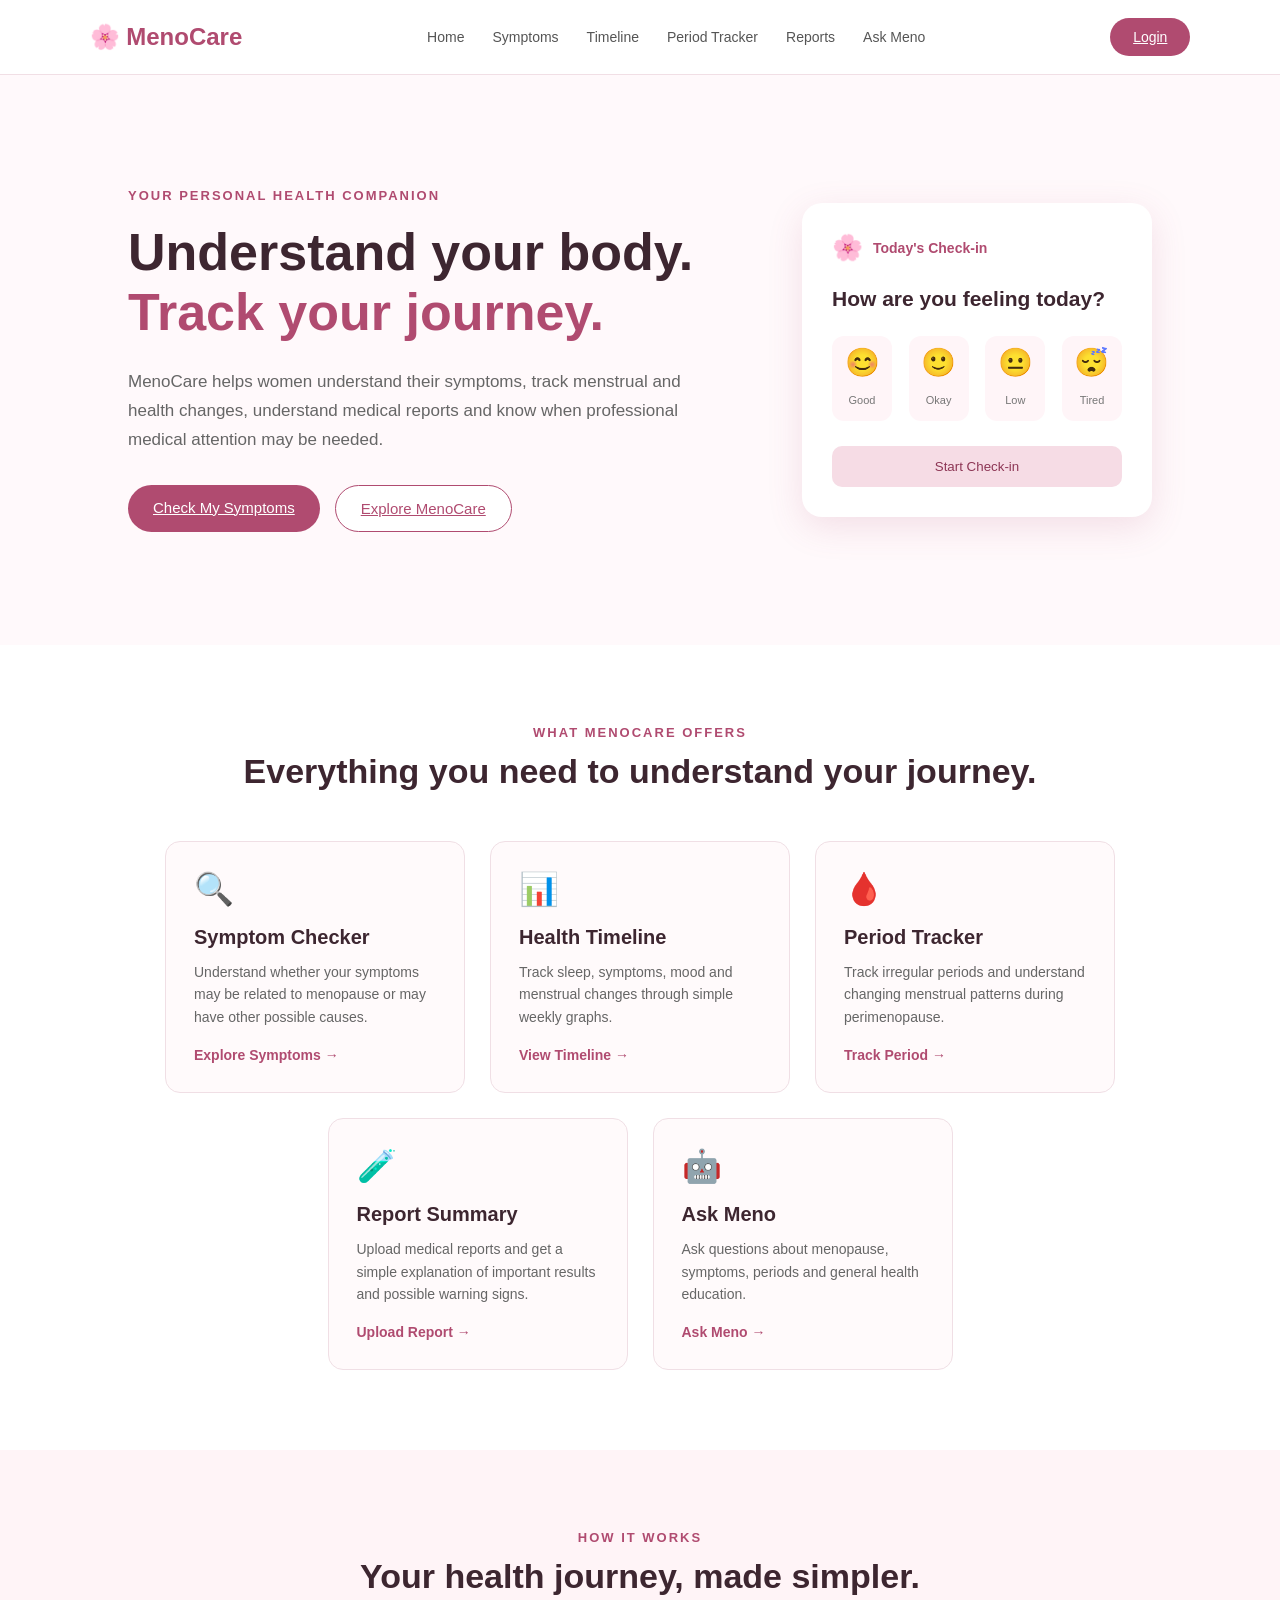
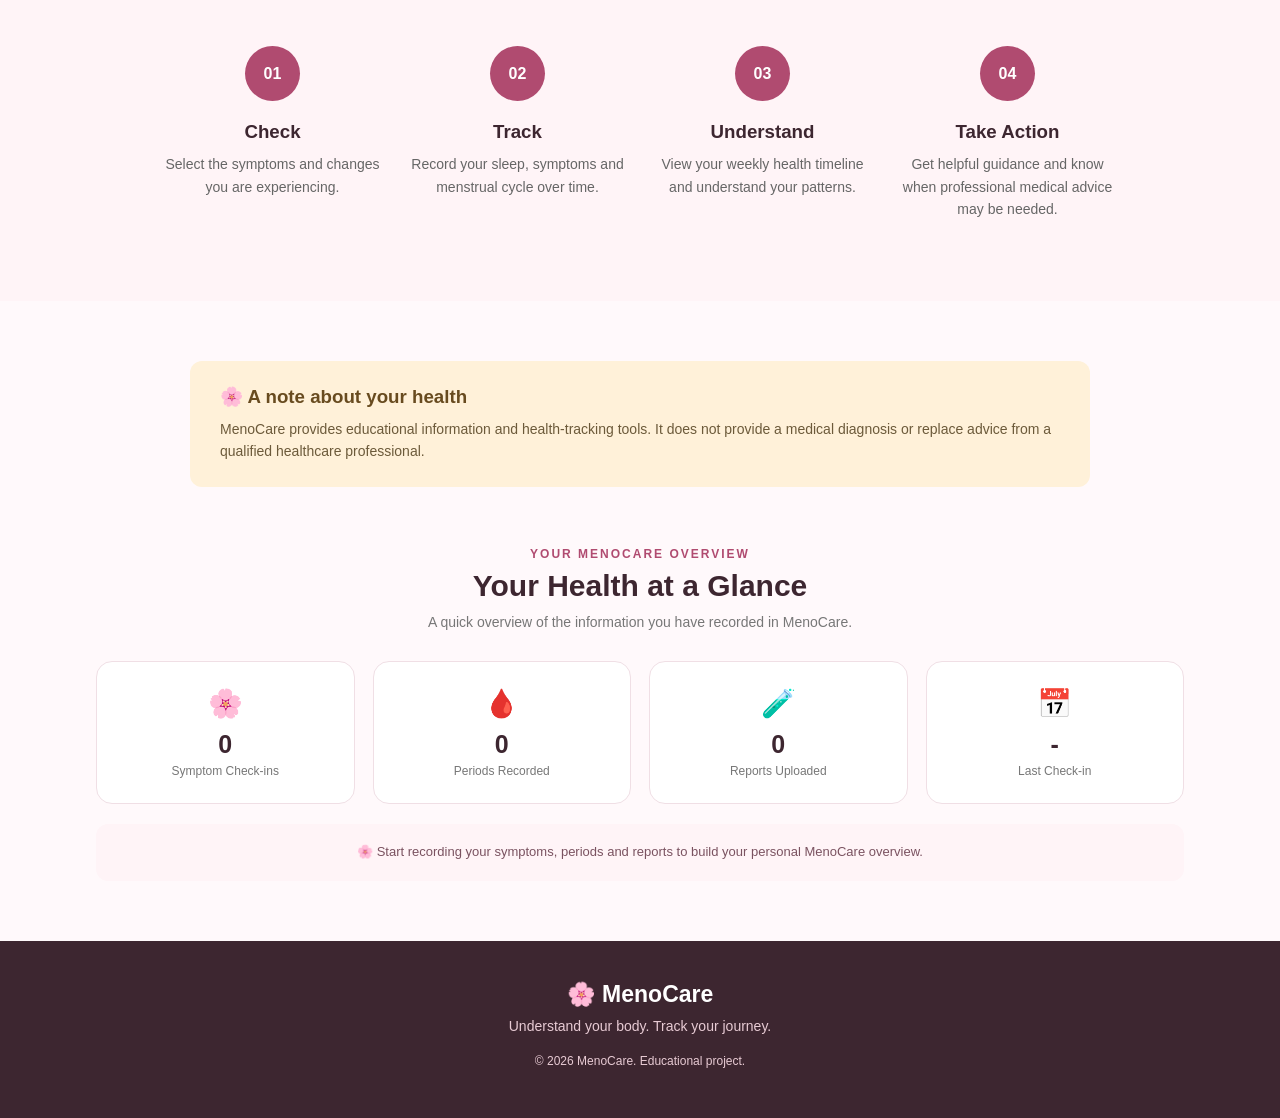
<file: index.html>
<!DOCTYPE html>
<html>

<head>

    <title>MenoCare - Menopause Health Companion</title>

    <link rel="stylesheet" href="style.css">

</head>


<body>


    <!-- ==============================
         NAVIGATION BAR
         ============================== -->

   <nav>

    <div class="logo">
        🌸 MenoCare
    </div>

    <div class="nav-links">

        <a href="index.html">Home</a>

        <a href="symptoms.html">Symptoms</a>

        <a href="timeline.html">Timeline</a>

        <a href="period.html">Period Tracker</a>

        <a href="reports.html">Reports</a>

        <a href="chatbot.html">Ask Meno</a>

    </div>

    <a href="login.html" class="login-btn">
    Login
</a>

</nav>


    <!-- ==============================
         HERO SECTION
         ============================== -->

    <section class="hero">


        <div class="hero-text">

            <p class="small-heading">
                YOUR PERSONAL HEALTH COMPANION
            </p>


            <h1>

                Understand your body.
                <br>

                <span>Track your journey.</span>

            </h1>


            <p class="hero-description">

                MenoCare helps women understand their symptoms,
                track menstrual and health changes, understand
                medical reports and know when professional
                medical attention may be needed.

            </p>


            <div class="hero-buttons">

                <a href="symptoms.html" class="primary-btn">
                    Check My Symptoms
                </a>


                <a href="#features" class="secondary-btn">
                    Explore MenoCare
                </a>

            </div>

        </div>



        <!-- Check-in Card -->

        <div class="hero-card">

            <div class="card-top">

                <span>🌸</span>

                <span>
                    Today's Check-in
                </span>

            </div>


            <h3>
                How are you feeling today?
            </h3>


            <div class="mood-options">

                <div>
                    😊
                    <br>
                    <small>Good</small>
                </div>


                <div>
                    🙂
                    <br>
                    <small>Okay</small>
                </div>


                <div>
                    😐
                    <br>
                    <small>Low</small>
                </div>


                <div>
                    😴
                    <br>
                    <small>Tired</small>
                </div>

            </div>


            <button class="check-btn">
                Start Check-in
            </button>

        </div>

    </section>



    <!-- ==============================
         FEATURES
         ============================== -->

    <section class="features" id="features">


        <div class="section-heading">

            <p>
                WHAT MENOCARE OFFERS
            </p>


            <h2>
                Everything you need to understand your journey.
            </h2>

        </div>



        <div class="feature-container">


            <!-- Symptom Checker -->

            <div class="feature-card">

                <div class="feature-icon">
                    🔍
                </div>


                <h3>
                    Symptom Checker
                </h3>


                <p>
                    Understand whether your symptoms may be
                    related to menopause or may have other
                    possible causes.
                </p>


                <a href="symptoms.html">
                    Explore Symptoms →
                </a>

            </div>



            <!-- Timeline -->

            <div class="feature-card">

                <div class="feature-icon">
                    📊
                </div>


                <h3>
                    Health Timeline
                </h3>


                <p>
                    Track sleep, symptoms, mood and menstrual
                    changes through simple weekly graphs.
                </p>


                <a href="#">
                    View Timeline →
                </a>

            </div>



            <!-- Period Tracker -->

            <div class="feature-card">

                <div class="feature-icon">
                    🩸
                </div>


                <h3>
                    Period Tracker
                </h3>


                <p>
                    Track irregular periods and understand
                    changing menstrual patterns during
                    perimenopause.
                </p>


                <a href="#">
                    Track Period →
                </a>

            </div>



            <!-- Reports -->

            <div class="feature-card">

                <div class="feature-icon">
                    🧪
                </div>


                <h3>
                    Report Summary
                </h3>


                <p>
                    Upload medical reports and get a simple
                    explanation of important results and
                    possible warning signs.
                </p>


                <a href="#">
                    Upload Report →
                </a>

            </div>



            <!-- Chatbot -->

            <div class="feature-card">

                <div class="feature-icon">
                    🤖
                </div>


                <h3>
                    Ask Meno
                </h3>


                <p>
                    Ask questions about menopause, symptoms,
                    periods and general health education.
                </p>


                <a href="#">
                    Ask Meno →
                </a>

            </div>

        </div>

    </section>



    <!-- ==============================
         HOW IT WORKS
         ============================== -->

    <section class="how-section">


        <div class="section-heading">

            <p>
                HOW IT WORKS
            </p>


            <h2>
                Your health journey, made simpler.
            </h2>

        </div>



        <div class="steps">


            <div class="step">

                <div class="step-number">
                    01
                </div>


                <h3>
                    Check
                </h3>


                <p>
                    Select the symptoms and changes
                    you are experiencing.
                </p>

            </div>



            <div class="step">

                <div class="step-number">
                    02
                </div>


                <h3>
                    Track
                </h3>


                <p>
                    Record your sleep, symptoms and
                    menstrual cycle over time.
                </p>

            </div>



            <div class="step">

                <div class="step-number">
                    03
                </div>


                <h3>
                    Understand
                </h3>


                <p>
                    View your weekly health timeline
                    and understand your patterns.
                </p>

            </div>



            <div class="step">

                <div class="step-number">
                    04
                </div>


                <h3>
                    Take Action
                </h3>


                <p>
                    Get helpful guidance and know when
                    professional medical advice may be needed.
                </p>

            </div>

        </div>

    </section>



    <!-- ==============================
         DISCLAIMER
         ============================== -->

    <section class="disclaimer">

        <h3>
            🌸 A note about your health
        </h3>


        <p>

            MenoCare provides educational information and
            health-tracking tools. It does not provide a
            medical diagnosis or replace advice from a
            qualified healthcare professional.

        </p>

    </section>

    <!-- ==============================
     MENOCARE DASHBOARD
     ============================== -->

<section class="home-dashboard">

    <div class="dashboard-heading">

        <p>YOUR MENOCARE OVERVIEW</p>

        <h2>
            Your Health at a Glance
        </h2>

        <span>
            A quick overview of the information you have
            recorded in MenoCare.
        </span>

    </div>


    <div class="dashboard-cards">


        <!-- Symptom Check-ins -->

        <div class="dashboard-card">

            <div class="dashboard-icon">
                🌸
            </div>

            <h3 id="homeSymptomCount">
                0
            </h3>

            <p>
                Symptom Check-ins
            </p>

        </div>



        <!-- Periods -->

        <div class="dashboard-card">

            <div class="dashboard-icon">
                🩸
            </div>

            <h3 id="homePeriodCount">
                0
            </h3>

            <p>
                Periods Recorded
            </p>

        </div>



        <!-- Reports -->

        <div class="dashboard-card">

            <div class="dashboard-icon">
                🧪
            </div>

            <h3 id="homeReportCount">
                0
            </h3>

            <p>
                Reports Uploaded
            </p>

        </div>



        <!-- Last Check-in -->

        <div class="dashboard-card">

            <div class="dashboard-icon">
                📅
            </div>

            <h3 id="homeLastCheck">
                -
            </h3>

            <p>
                Last Check-in
            </p>

        </div>

    </div>



    <!-- Dashboard Message -->

    <div
        id="homeDashboardMessage"
        class="dashboard-message"
    >

        🌸 Start recording your symptoms, periods and
        reports to build your personal MenoCare overview.

    </div>

</section>



    <!-- ==============================
         FOOTER
         ============================== -->

    <footer>

        <div class="footer-logo">
            🌸 MenoCare
        </div>


        <p>
            Understand your body. Track your journey.
        </p>


        <p class="copyright">
            © 2026 MenoCare. Educational project.
        </p>

    </footer>



    <!-- JavaScript -->

    <script src="script.js"></script>


</body>

</html>
</file>
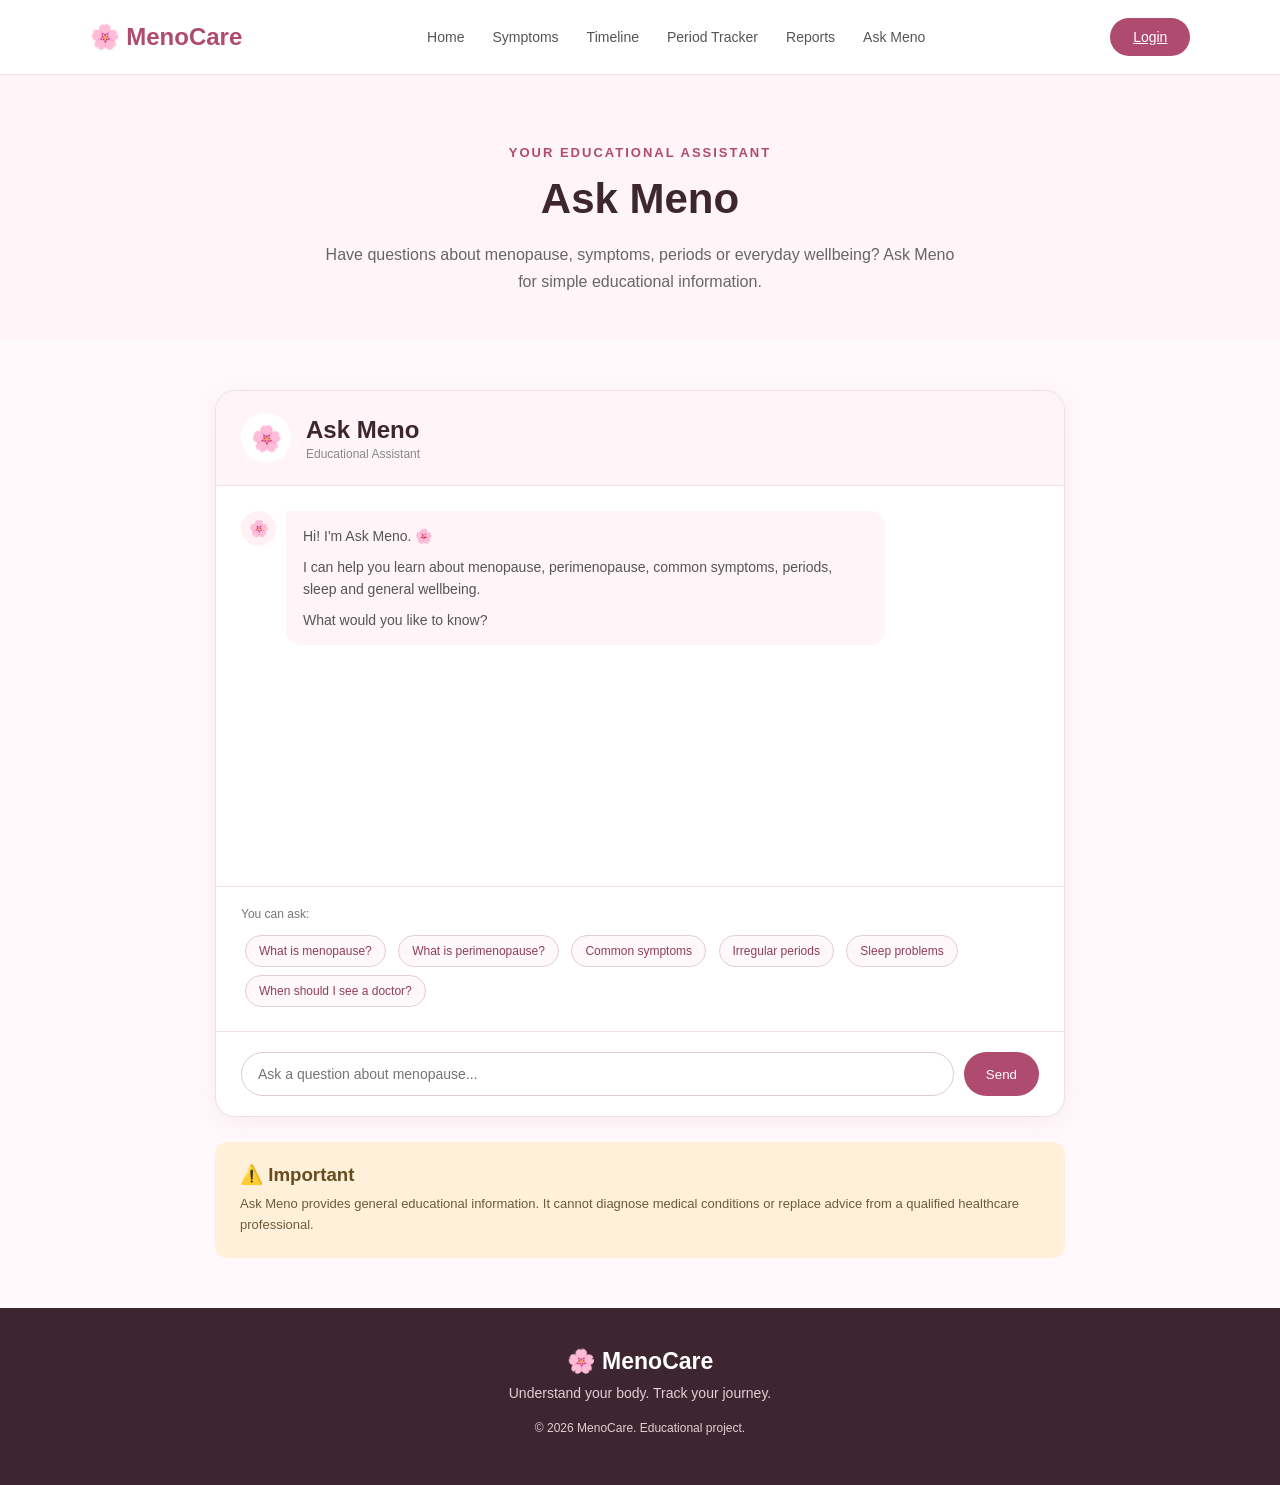
<file: chatbot.html>
<!DOCTYPE html>
<html>

<head>

    <title>MenoCare - Ask Meno</title>

    <link rel="stylesheet" href="style.css">

</head>


<body>


    <!-- ==============================
         NAVIGATION BAR
         ============================== -->

    <nav>

        <div class="logo">
            🌸 MenoCare
        </div>

        <div class="nav-links">

            <a href="index.html">Home</a>

            <a href="symptoms.html">Symptoms</a>

            <a href="timeline.html">Timeline</a>

            <a href="period.html">Period Tracker</a>

            <a href="reports.html">Reports</a>

            <a href="chatbot.html">Ask Meno</a>

        </div>

       <a href="login.html" class="login-btn">
    Login
</a>

    </nav>



    <!-- ==============================
         HEADER
         ============================== -->

    <section class="chatbot-header">

        <p>YOUR EDUCATIONAL ASSISTANT</p>

        <h1>
            Ask Meno
        </h1>

        <p>
            Have questions about menopause, symptoms,
            periods or everyday wellbeing? Ask Meno
            for simple educational information.
        </p>

    </section>



    <!-- ==============================
         CHATBOT
         ============================== -->

    <section class="chat-container">


        <div class="chat-card">


            <!-- Chat Header -->

            <div class="chat-card-header">

                <div class="meno-avatar">
                    🌸
                </div>

                <div>

                    <h2>
                        Ask Meno
                    </h2>

                    <p>
                        Educational Assistant
                    </p>

                </div>

            </div>



            <!-- Messages -->

            <div
                id="chatMessages"
                class="chat-messages"
            >

                <div class="bot-message">

                    <div class="message-icon">
                        🌸
                    </div>

                    <div class="message-content">

                        <p>
                            Hi! I'm Ask Meno. 🌸
                        </p>

                        <p>
                            I can help you learn about
                            menopause, perimenopause,
                            common symptoms, periods,
                            sleep and general wellbeing.
                        </p>

                        <p>
                            What would you like to know?
                        </p>

                    </div>

                </div>

            </div>



            <!-- Suggested Questions -->

            <div class="suggested-questions">

                <p>
                    You can ask:
                </p>


                <button
                    onclick="askSuggestedQuestion('What is menopause?')"
                >
                    What is menopause?
                </button>


                <button
                    onclick="askSuggestedQuestion('What is perimenopause?')"
                >
                    What is perimenopause?
                </button>


                <button
                    onclick="askSuggestedQuestion('What are common menopause symptoms?')"
                >
                    Common symptoms
                </button>


                <button
                    onclick="askSuggestedQuestion('Why are my periods irregular?')"
                >
                    Irregular periods
                </button>


                <button
                    onclick="askSuggestedQuestion('What can help with sleep problems?')"
                >
                    Sleep problems
                </button>


                <button
                    onclick="askSuggestedQuestion('When should I talk to a doctor?')"
                >
                    When should I see a doctor?
                </button>

            </div>



            <!-- Input -->

            <div class="chat-input-area">

                <input
                    type="text"
                    id="chatInput"
                    placeholder="Ask a question about menopause..."
                >

                <button
                    id="sendMessage"
                >
                    Send
                </button>

            </div>


        </div>



        <!-- Disclaimer -->

        <div class="chat-disclaimer">

            <h3>
                ⚠️ Important
            </h3>

            <p>
                Ask Meno provides general educational
                information. It cannot diagnose medical
                conditions or replace advice from a
                qualified healthcare professional.
            </p>

        </div>


    </section>



    <!-- ==============================
         FOOTER
         ============================== -->

    <footer>

        <div class="footer-logo">
            🌸 MenoCare
        </div>

        <p>
            Understand your body. Track your journey.
        </p>

        <p class="copyright">
            © 2026 MenoCare. Educational project.
        </p>

    </footer>



    <script src="script.js"></script>

</body>

</html>
</file>
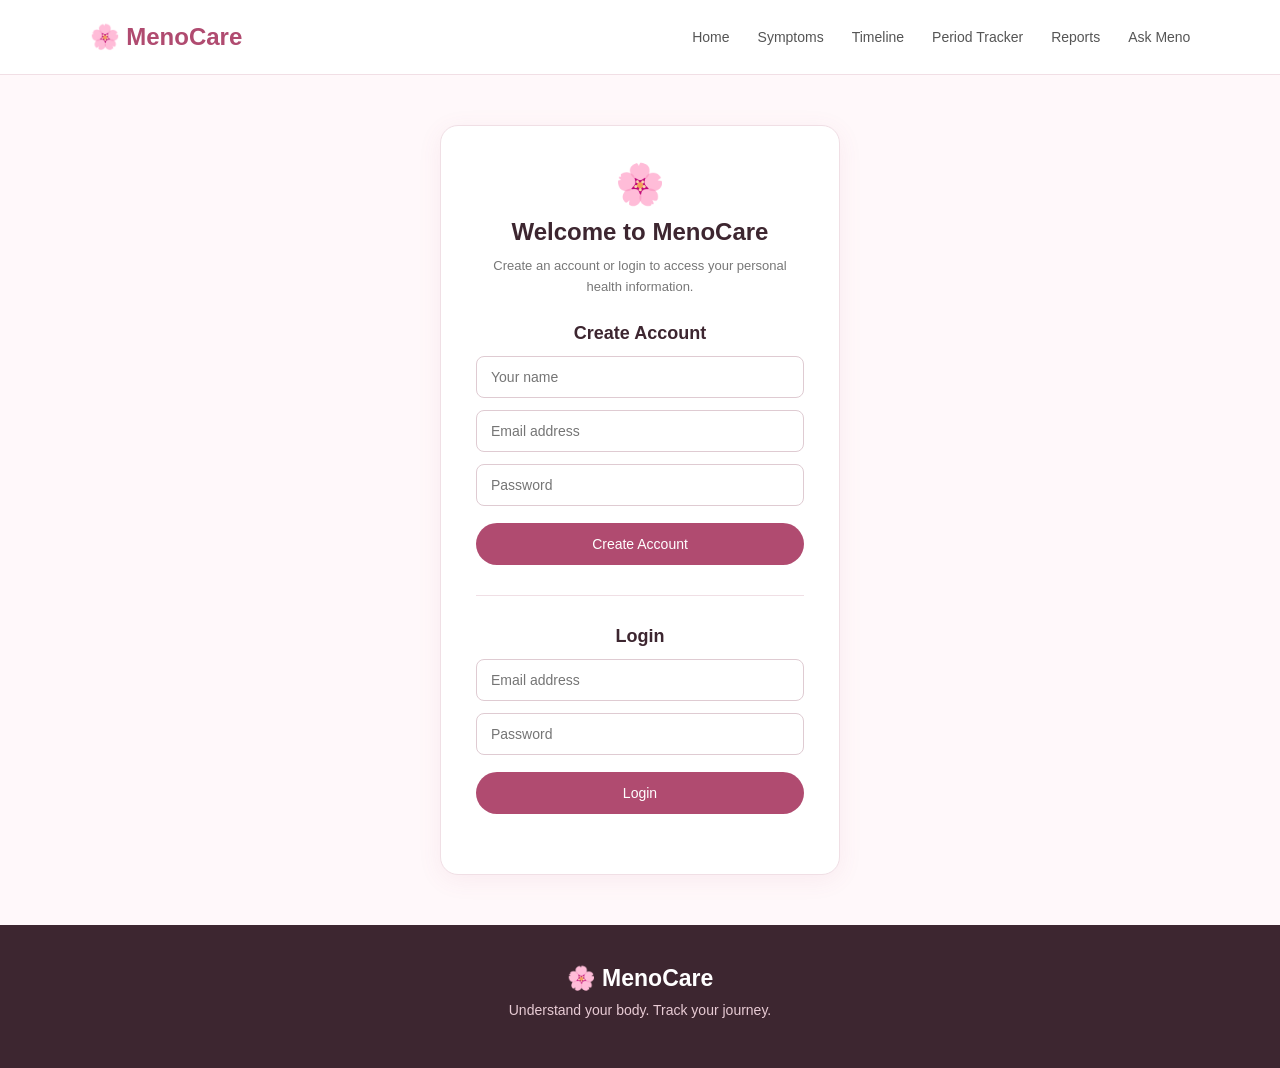
<file: login.html>
<!DOCTYPE html>
<html>

<head>

    <title>MenoCare - Login</title>

    <link rel="stylesheet" href="style.css">

</head>


<body>


    <!-- Navigation -->

    <nav>

        <div class="logo">
            🌸 MenoCare
        </div>


        <div class="nav-links">

            <a href="index.html">Home</a>

            <a href="symptoms.html">Symptoms</a>

            <a href="timeline.html">Timeline</a>

            <a href="period.html">Period Tracker</a>

            <a href="reports.html">Reports</a>

            <a href="chatbot.html">Ask Meno</a>

        </div>

    </nav>



    <!-- Login Container -->

    <section class="login-container">


        <div class="login-card">


            <div class="login-icon">
                🌸
            </div>


            <h1>
                Welcome to MenoCare
            </h1>


            <p>
                Create an account or login to access
                your personal health information.
            </p>



            <!-- ==============================
                 REGISTER
                 ============================== -->

            <h2>
                Create Account
            </h2>


            <input
                type="text"
                id="registerName"
                placeholder="Your name"
            >


            <input
                type="email"
                id="registerEmail"
                placeholder="Email address"
            >


            <input
                type="password"
                id="registerPassword"
                placeholder="Password"
            >


            <button
                id="registerButton"
                class="login-main-btn"
            >
                Create Account
            </button>



            <hr>



            <!-- ==============================
                 LOGIN
                 ============================== -->

            <h2>
                Login
            </h2>


            <input
                type="email"
                id="loginEmail"
                placeholder="Email address"
            >


            <input
                type="password"
                id="loginPassword"
                placeholder="Password"
            >


            <button
                id="loginButton"
                class="login-main-btn"
            >
                Login
            </button>


            <!-- Message -->

            <p
                id="loginMessage"
                class="login-message"
            ></p>


        </div>

    </section>



    <!-- Footer -->

    <footer>

        <div class="footer-logo">
            🌸 MenoCare
        </div>

        <p>
            Understand your body. Track your journey.
        </p>

    </footer>



    <!-- JavaScript -->

   <script src="script.js"></script>
<script src="login.js"></script>

</body>
</html>
</file>
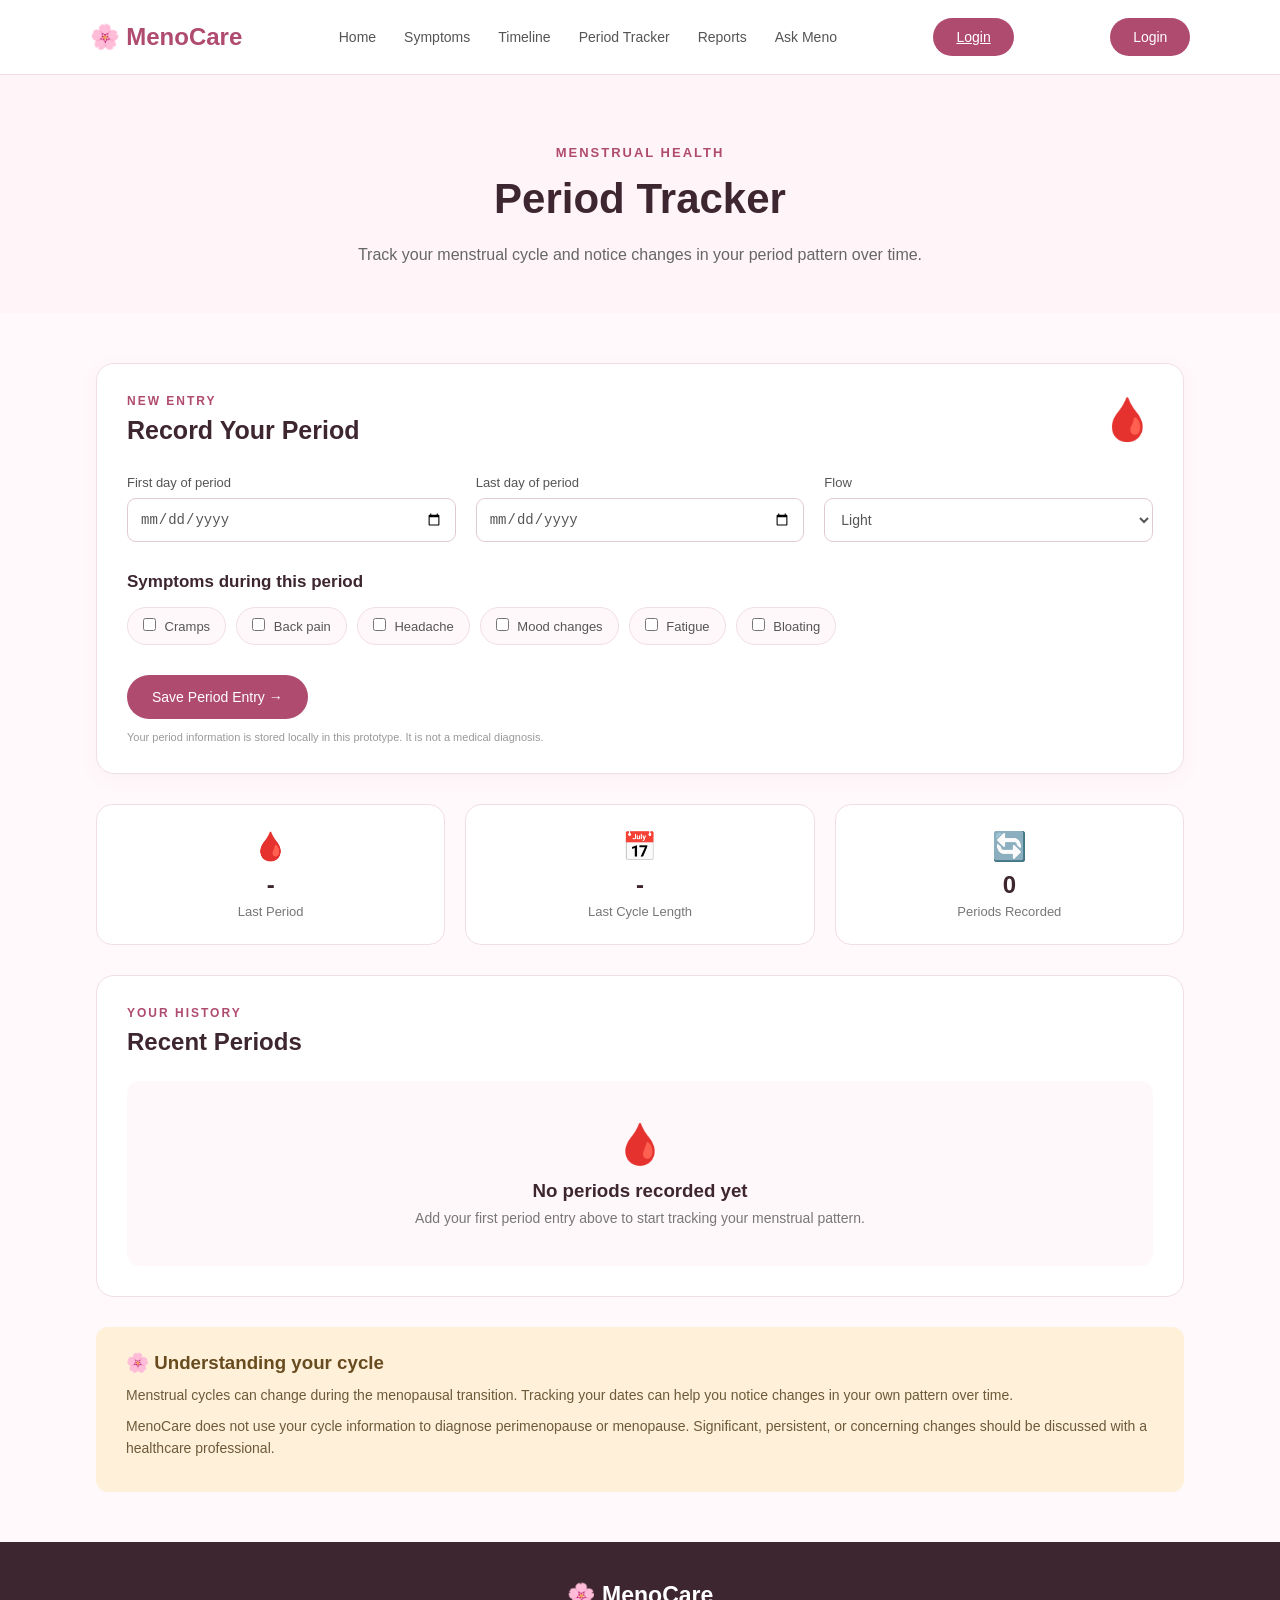
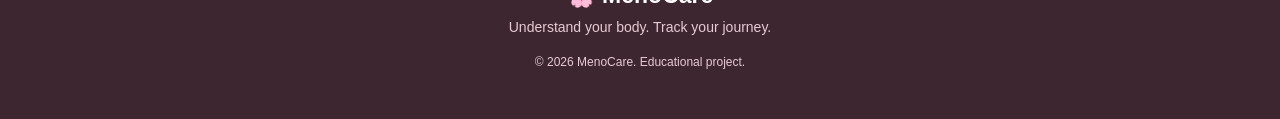
<file: period.html>
<!DOCTYPE html>
<html>

<head>

    <title>MenoCare - Period Tracker</title>

    <link rel="stylesheet" href="style.css">

</head>


<body>


    <!-- ==============================
         NAVIGATION BAR
         ============================== -->

    <nav>

    <div class="logo">
        🌸 MenoCare
    </div>

    <div class="nav-links">

        <a href="index.html">Home</a>

        <a href="symptoms.html">Symptoms</a>

        <a href="timeline.html">Timeline</a>

        <a href="period.html">Period Tracker</a>

        <a href="reports.html">Reports</a>

        <a href="chatbot.html">Ask Meno</a>

    </div>

   <a href="login.html" class="login-btn">
    Login
</a> <button class="login-btn">
        Login
    </button>

</nav>



    <!-- ==============================
         PAGE HEADER
         ============================== -->

    <section class="period-header">

        <p>MENSTRUAL HEALTH</p>

        <h1>
            Period Tracker
        </h1>

        <p>
            Track your menstrual cycle and notice changes
            in your period pattern over time.
        </p>

    </section>



    <!-- ==============================
         PERIOD TRACKER
         ============================== -->

    <section class="period-container">


        <!-- ==========================
             ADD PERIOD
             ========================== -->

        <div class="period-card">

            <div class="period-card-heading">

                <div>
                    <p>NEW ENTRY</p>

                    <h2>
                        Record Your Period
                    </h2>
                </div>

                <span class="period-icon">
                    🩸
                </span>

            </div>


            <div class="period-form">


                <!-- Start Date -->

                <div class="form-group">

                    <label for="periodStart">
                        First day of period
                    </label>

                    <input
                        type="date"
                        id="periodStart"
                    >

                </div>


                <!-- End Date -->

                <div class="form-group">

                    <label for="periodEnd">
                        Last day of period
                    </label>

                    <input
                        type="date"
                        id="periodEnd"
                    >

                </div>


                <!-- Flow -->

                <div class="form-group">

                    <label for="periodFlow">
                        Flow
                    </label>

                    <select id="periodFlow">

                        <option value="Light">
                            Light
                        </option>

                        <option value="Medium">
                            Medium
                        </option>

                        <option value="Heavy">
                            Heavy
                        </option>

                    </select>

                </div>


            </div>


            <!-- Period Symptoms -->

            <div class="period-symptoms">

                <h3>
                    Symptoms during this period
                </h3>

                <div class="period-symptom-options">


                    <label>

                        <input
                            type="checkbox"
                            value="Cramps"
                            class="period-symptom"
                        >

                        Cramps

                    </label>


                    <label>

                        <input
                            type="checkbox"
                            value="Back pain"
                            class="period-symptom"
                        >

                        Back pain

                    </label>


                    <label>

                        <input
                            type="checkbox"
                            value="Headache"
                            class="period-symptom"
                        >

                        Headache

                    </label>


                    <label>

                        <input
                            type="checkbox"
                            value="Mood changes"
                            class="period-symptom"
                        >

                        Mood changes

                    </label>


                    <label>

                        <input
                            type="checkbox"
                            value="Fatigue"
                            class="period-symptom"
                        >

                        Fatigue

                    </label>


                    <label>

                        <input
                            type="checkbox"
                            value="Bloating"
                            class="period-symptom"
                        >

                        Bloating

                    </label>


                </div>

            </div>


            <button
                class="save-period-btn"
                id="savePeriod"
            >
                Save Period Entry →
            </button>


            <p class="period-note">
                Your period information is stored locally in
                this prototype. It is not a medical diagnosis.
            </p>

        </div>



        <!-- ==========================
             PERIOD SUMMARY
             ========================== -->

        <div class="period-summary">


            <div class="period-summary-card">

                <div>
                    🩸
                </div>

                <h3 id="lastPeriod">
                    -
                </h3>

                <p>
                    Last Period
                </p>

            </div>


            <div class="period-summary-card">

                <div>
                    📅
                </div>

                <h3 id="cycleLength">
                    -
                </h3>

                <p>
                    Last Cycle Length
                </p>

            </div>


            <div class="period-summary-card">

                <div>
                    🔄
                </div>

                <h3 id="periodCount">
                    0
                </h3>

                <p>
                    Periods Recorded
                </p>

            </div>

        </div>



        <!-- ==========================
             RECENT PERIODS
             ========================== -->

        <div class="period-history">

            <div class="period-section-heading">

                <p>
                    YOUR HISTORY
                </p>

                <h2>
                    Recent Periods
                </h2>

            </div>


            <div id="periodRecords">

            </div>


            <div
                id="noPeriodData"
                class="no-period-data"
            >

                <div>
                    🩸
                </div>

                <h3>
                    No periods recorded yet
                </h3>

                <p>
                    Add your first period entry above to
                    start tracking your menstrual pattern.
                </p>

            </div>

        </div>



        <!-- ==========================
             PATTERN INFORMATION
             ========================== -->

        <div class="period-information">

            <h3>
                🌸 Understanding your cycle
            </h3>

            <p>
                Menstrual cycles can change during the
                menopausal transition. Tracking your dates
                can help you notice changes in your own
                pattern over time.
            </p>

            <p>
                MenoCare does not use your cycle information
                to diagnose perimenopause or menopause.
                Significant, persistent, or concerning changes
                should be discussed with a healthcare professional.
            </p>

        </div>


    </section>



    <!-- ==============================
         FOOTER
         ============================== -->

    <footer>

        <div class="footer-logo">
            🌸 MenoCare
        </div>

        <p>
            Understand your body. Track your journey.
        </p>

        <p class="copyright">
            © 2026 MenoCare. Educational project.
        </p>

    </footer>



    <!-- JavaScript -->

    <script src="script.js"></script>


</body>

</html>
</file>
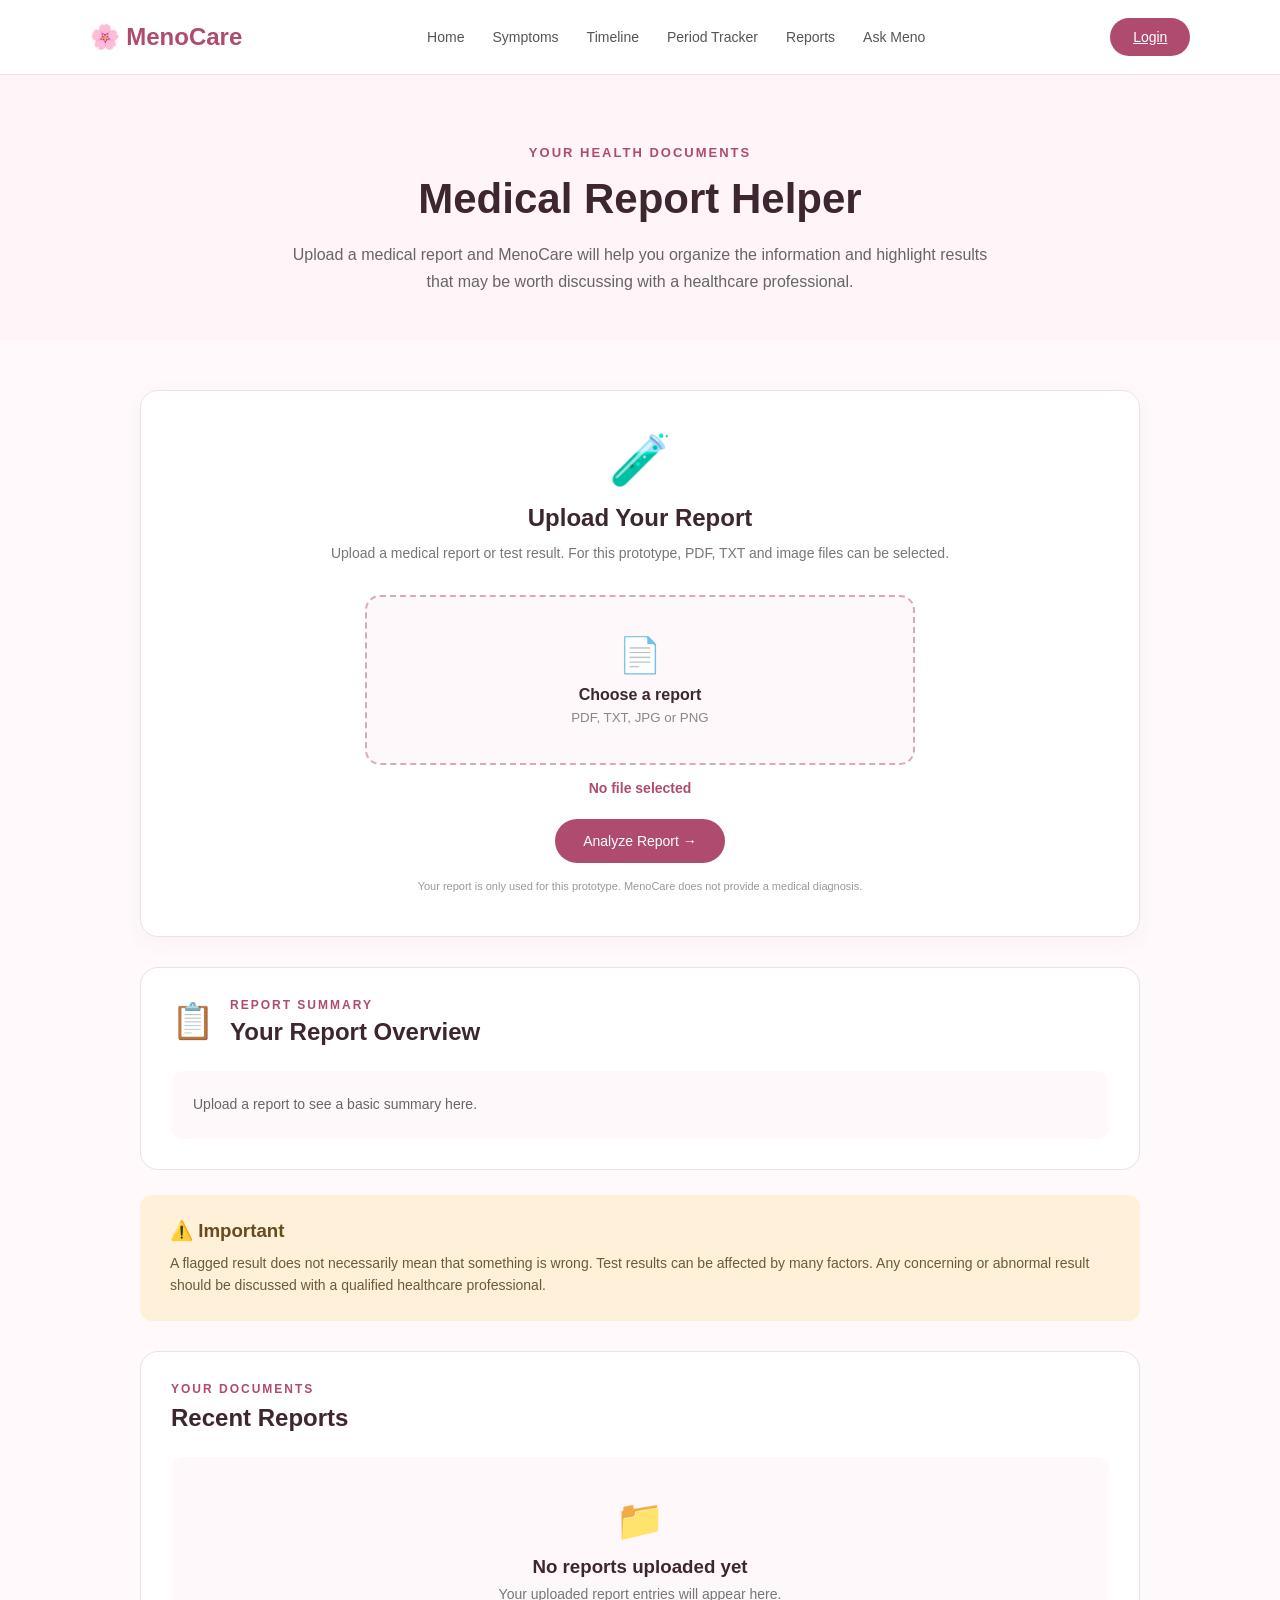
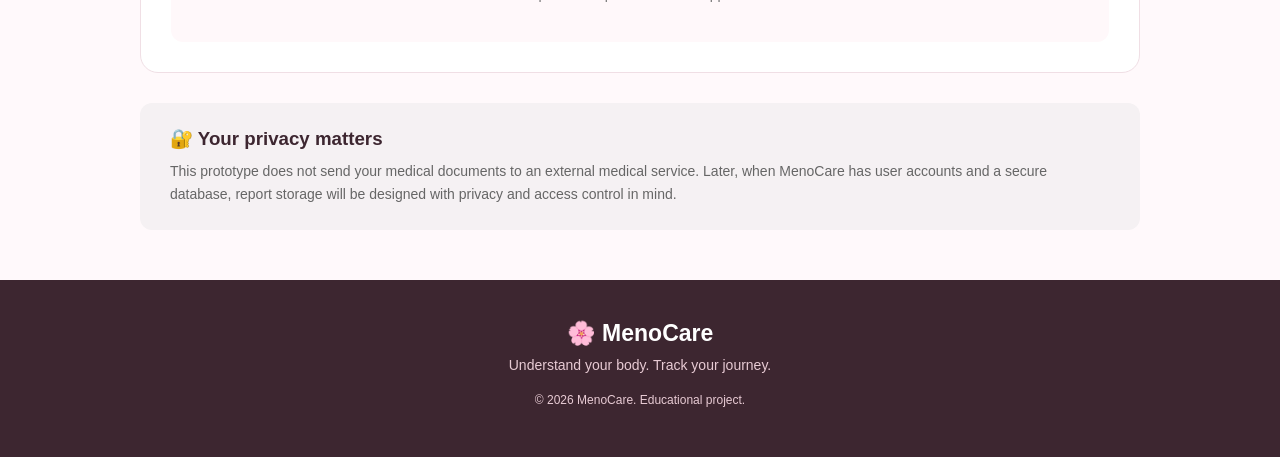
<file: reports.html>
<!DOCTYPE html>
<html>

<head>

    <title>MenoCare - Medical Reports</title>

    <link rel="stylesheet" href="style.css">

</head>


<body>


    <!-- ==============================
         NAVIGATION BAR
         ============================== -->

   <nav>

    <div class="logo">
        🌸 MenoCare
    </div>

    <div class="nav-links">

        <a href="index.html">Home</a>

        <a href="symptoms.html">Symptoms</a>

        <a href="timeline.html">Timeline</a>

        <a href="period.html">Period Tracker</a>

        <a href="reports.html">Reports</a>

        <a href="chatbot.html">Ask Meno</a>

    </div>

    <a href="login.html" class="login-btn">
    Login
</a>

</nav>



    <!-- ==============================
         PAGE HEADER
         ============================== -->

    <section class="reports-header">

        <p>YOUR HEALTH DOCUMENTS</p>

        <h1>
            Medical Report Helper
        </h1>

        <p>
            Upload a medical report and MenoCare will help
            you organize the information and highlight
            results that may be worth discussing with a
            healthcare professional.
        </p>

    </section>



    <!-- ==============================
         REPORT CONTAINER
         ============================== -->

    <section class="reports-container">


        <!-- ==========================
             UPLOAD CARD
             ========================== -->

        <div class="report-upload-card">


            <div class="report-upload-icon">
                🧪
            </div>


            <h2>
                Upload Your Report
            </h2>


            <p>
                Upload a medical report or test result.
                For this prototype, PDF, TXT and image files
                can be selected.
            </p>


            <div class="upload-area">


                <label
                    for="reportFile"
                    class="upload-label"
                >

                    <span>
                        📄
                    </span>

                    <strong>
                        Choose a report
                    </strong>

                    <small>
                        PDF, TXT, JPG or PNG
                    </small>

                </label>


                <input
                    type="file"
                    id="reportFile"
                    accept=".pdf,.txt,.jpg,.jpeg,.png"
                >

            </div>


            <p
                id="selectedFileName"
                class="selected-file"
            >
                No file selected
            </p>


            <button
                id="analyzeReport"
                class="analyze-report-btn"
            >
                Analyze Report →
            </button>


            <p class="report-disclaimer">

                Your report is only used for this prototype.
                MenoCare does not provide a medical diagnosis.

            </p>

        </div>



        <!-- ==========================
             REPORT SUMMARY
             ========================== -->

        <div
            id="reportResult"
            class="report-result"
        >

            <div class="report-result-heading">

                <span>
                    📋
                </span>

                <div>

                    <p>
                        REPORT SUMMARY
                    </p>

                    <h2>
                        Your Report Overview
                    </h2>

                </div>

            </div>


            <div
                id="reportSummaryContent"
                class="report-summary-content"
            >

                <p>
                    Upload a report to see a basic summary here.
                </p>

            </div>

        </div>



        <!-- ==========================
             WARNING
             ========================== -->

        <div
            id="reportWarning"
            class="report-warning"
        >

            <h3>
                ⚠️ Important
            </h3>


            <p>
                A flagged result does not necessarily mean
                that something is wrong. Test results can be
                affected by many factors. Any concerning or
                abnormal result should be discussed with a
                qualified healthcare professional.
            </p>

        </div>



        <!-- ==========================
             SAVED REPORTS
             ========================== -->

        <div class="saved-reports">


            <div class="reports-section-heading">

                <p>
                    YOUR DOCUMENTS
                </p>

                <h2>
                    Recent Reports
                </h2>

            </div>


            <div id="savedReportsList">

            </div>


            <div
                id="noReports"
                class="no-reports"
            >

                <div>
                    📁
                </div>

                <h3>
                    No reports uploaded yet
                </h3>

                <p>
                    Your uploaded report entries will
                    appear here.
                </p>

            </div>

        </div>



        <!-- ==========================
             PRIVACY INFORMATION
             ========================== -->

        <div class="report-information">

            <h3>
                🔐 Your privacy matters
            </h3>

            <p>
                This prototype does not send your medical
                documents to an external medical service.
                Later, when MenoCare has user accounts and
                a secure database, report storage will be
                designed with privacy and access control
                in mind.
            </p>

        </div>


    </section>



    <!-- ==============================
         FOOTER
         ============================== -->

    <footer>

        <div class="footer-logo">
            🌸 MenoCare
        </div>

        <p>
            Understand your body. Track your journey.
        </p>

        <p class="copyright">
            © 2026 MenoCare. Educational project.
        </p>

    </footer>



    <!-- JavaScript -->

    <script src="script.js"></script>


</body>

</html>
</file>
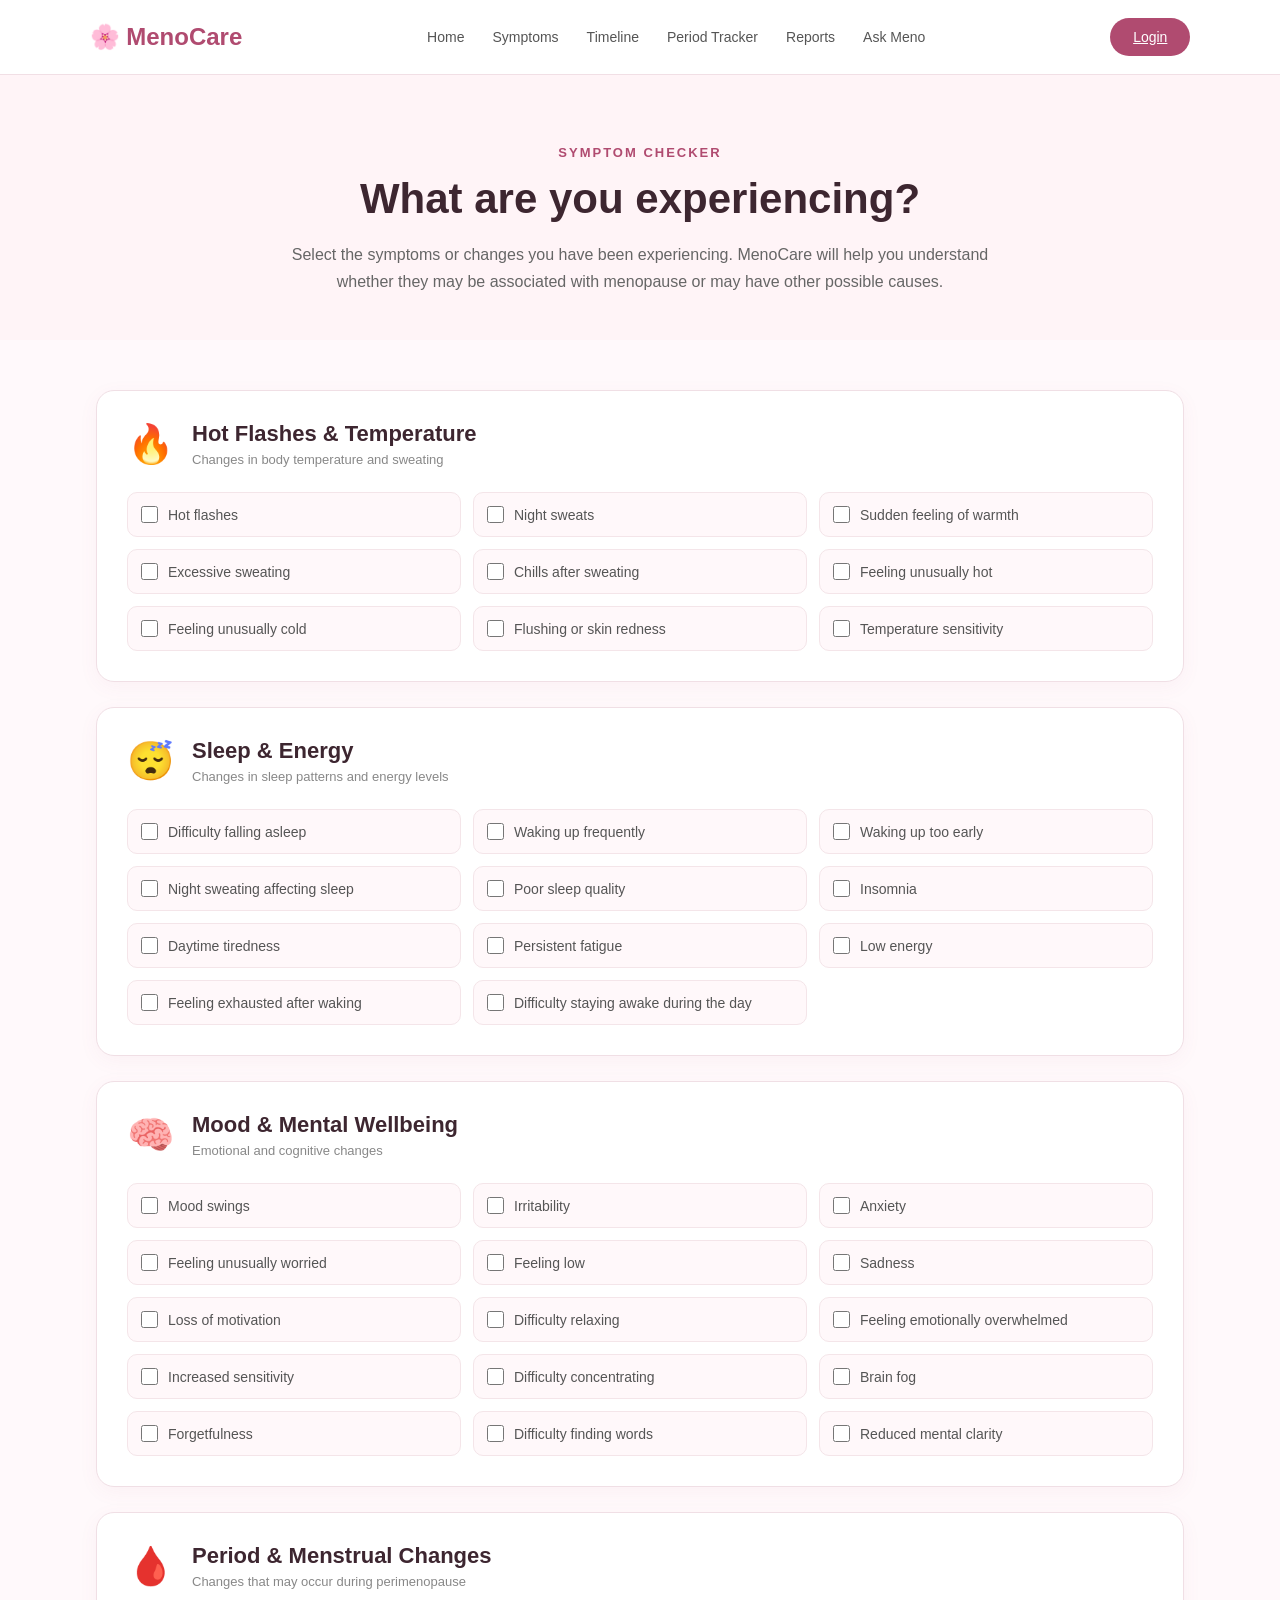
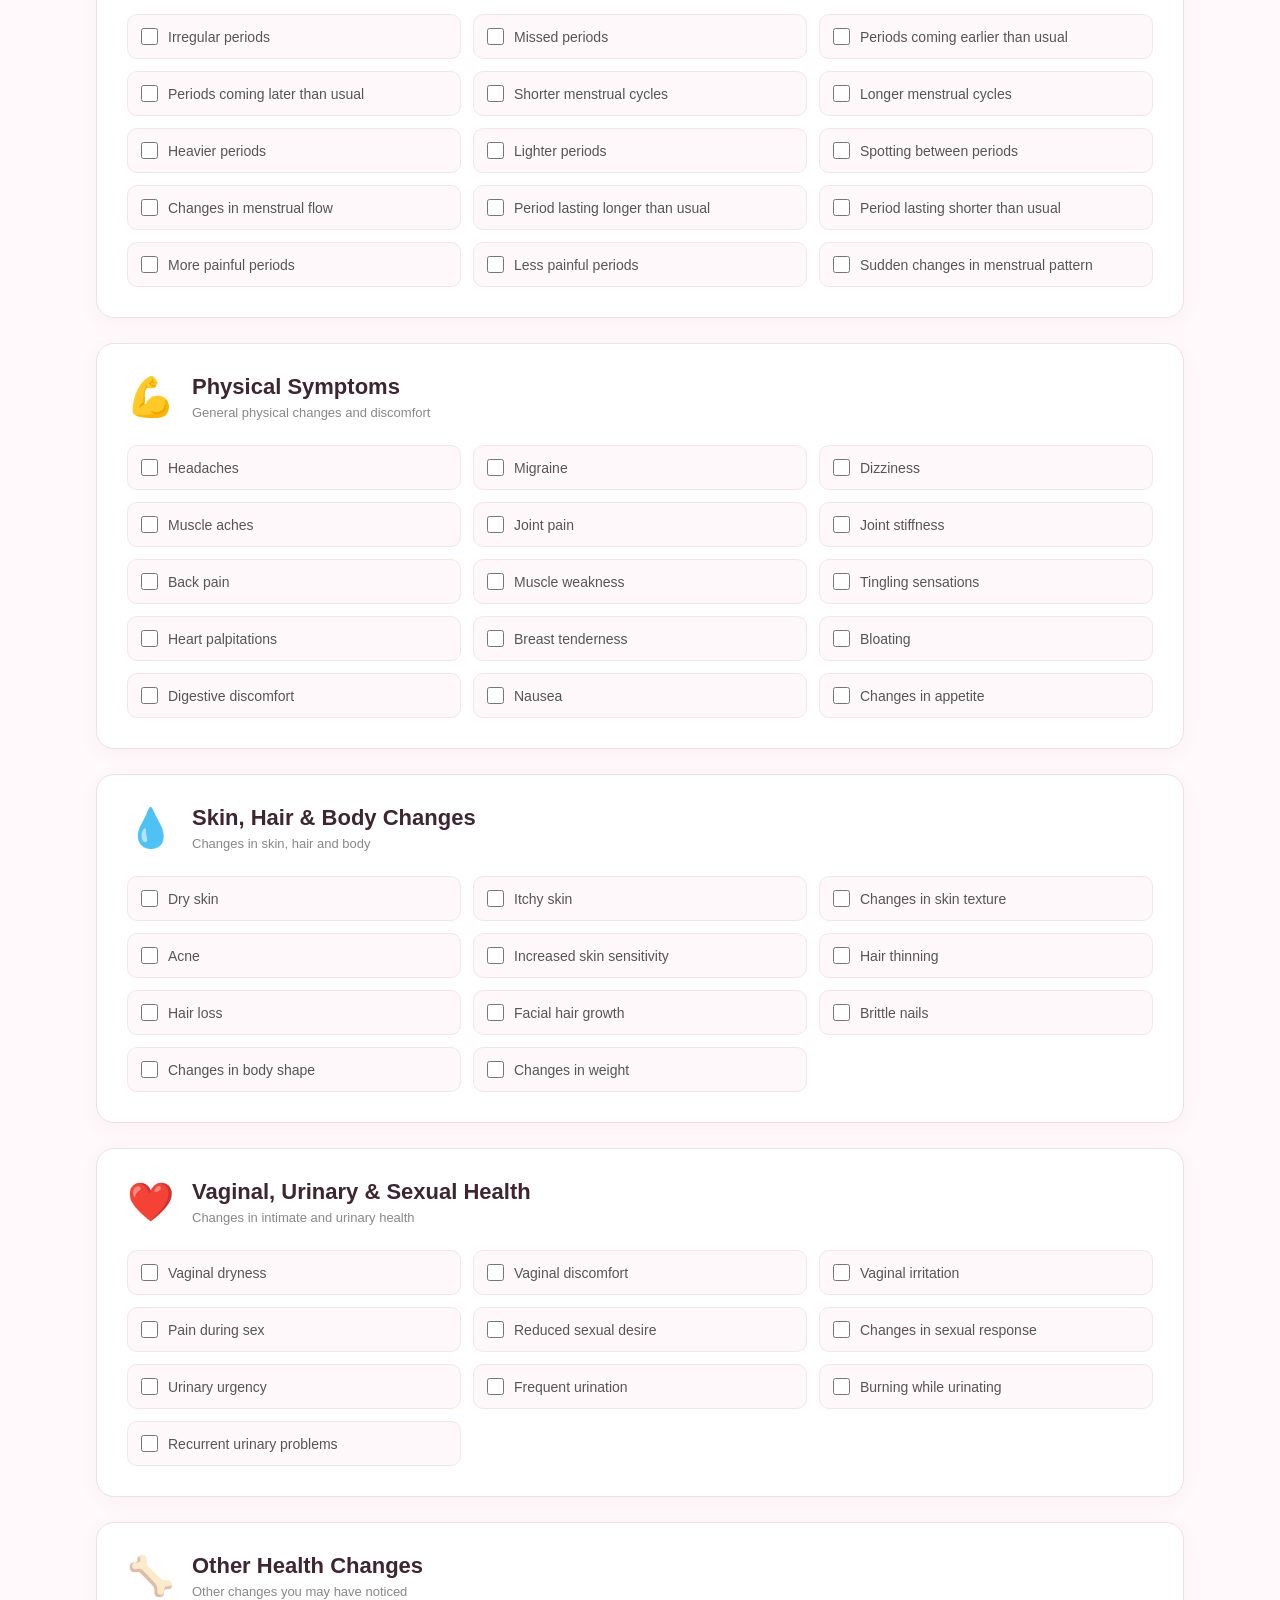
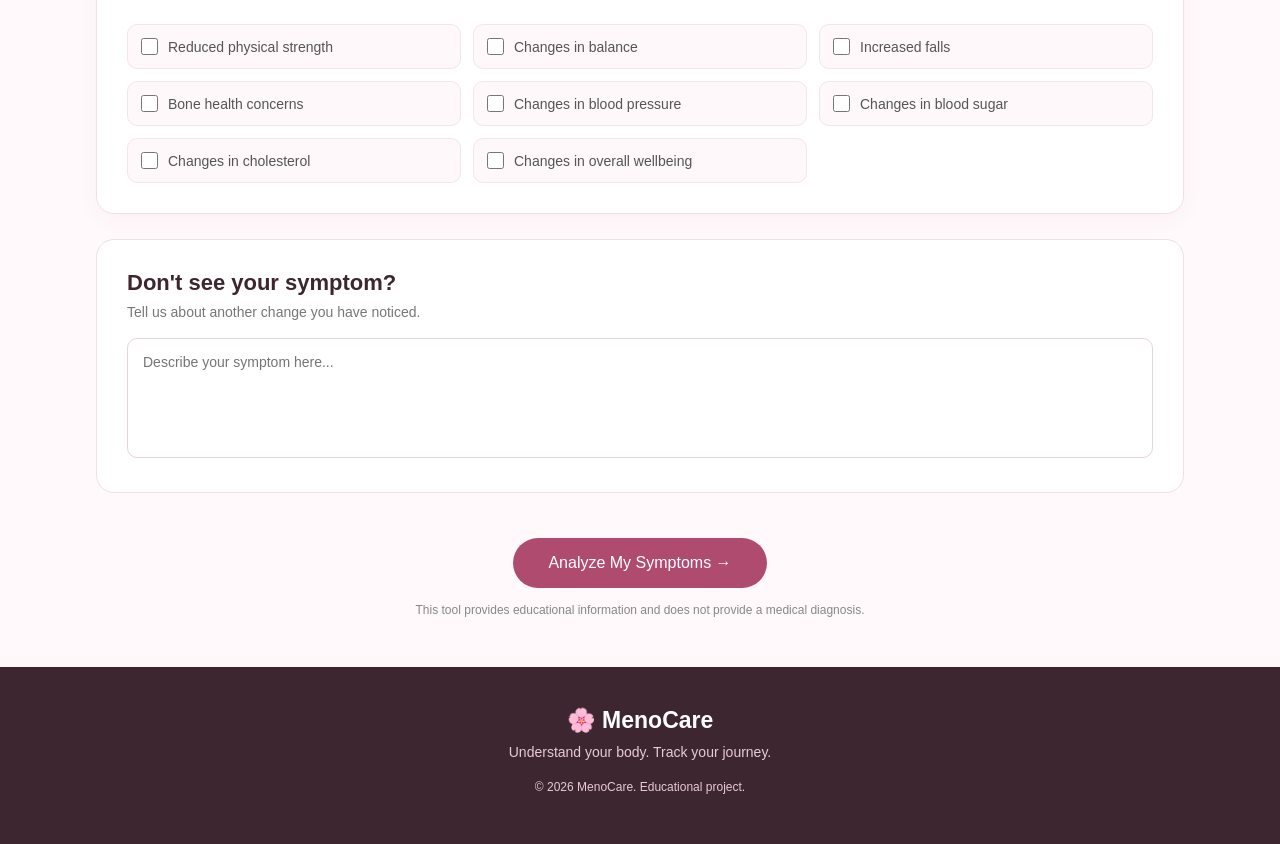
<file: symptoms.html>
<!DOCTYPE html>
<html>

<head>

    <title>MenoCare - Symptom Checker</title>

    <link rel="stylesheet" href="style.css">

</head>


<body>


    <!-- ==============================
         NAVIGATION BAR
         ============================== -->

   <nav>

    <div class="logo">
        🌸 MenoCare
    </div>

    <div class="nav-links">

        <a href="index.html">Home</a>

        <a href="symptoms.html">Symptoms</a>

        <a href="timeline.html">Timeline</a>

        <a href="period.html">Period Tracker</a>

        <a href="reports.html">Reports</a>

        <a href="chatbot.html">Ask Meno</a>

    </div>

   <a href="login.html" class="login-btn">
    Login
</a>

</nav>



    <!-- ==============================
         PAGE INTRODUCTION
         ============================== -->

    <section class="symptom-header">

        <p>SYMPTOM CHECKER</p>

        <h1>
            What are you experiencing?
        </h1>

        <p>
            Select the symptoms or changes you have been
            experiencing. MenoCare will help you understand
            whether they may be associated with menopause
            or may have other possible causes.
        </p>

    </section>



    <!-- ==============================
         SYMPTOMS
         ============================== -->

    <section class="symptoms-container">



        <!-- ==========================
             HOT FLASHES
             ========================== -->

        <div class="symptom-category">

            <div class="category-title">

                <span>🔥</span>

                <div>

                    <h2>
                        Hot Flashes & Temperature
                    </h2>

                    <p>
                        Changes in body temperature and sweating
                    </p>

                </div>

            </div>


            <div class="symptom-list">


                <label>
                    <input type="checkbox" value="Hot flashes">
                    Hot flashes
                </label>


                <label>
                    <input type="checkbox" value="Night sweats">
                    Night sweats
                </label>


                <label>
                    <input type="checkbox" value="Sudden feeling of warmth">
                    Sudden feeling of warmth
                </label>


                <label>
                    <input type="checkbox" value="Excessive sweating">
                    Excessive sweating
                </label>


                <label>
                    <input type="checkbox" value="Chills after sweating">
                    Chills after sweating
                </label>


                <label>
                    <input type="checkbox" value="Feeling unusually hot">
                    Feeling unusually hot
                </label>


                <label>
                    <input type="checkbox" value="Feeling unusually cold">
                    Feeling unusually cold
                </label>


                <label>
                    <input type="checkbox" value="Flushing or skin redness">
                    Flushing or skin redness
                </label>


                <label>
                    <input type="checkbox" value="Temperature sensitivity">
                    Temperature sensitivity
                </label>


            </div>

        </div>



        <!-- ==========================
             SLEEP AND ENERGY
             ========================== -->

        <div class="symptom-category">

            <div class="category-title">

                <span>😴</span>

                <div>

                    <h2>
                        Sleep & Energy
                    </h2>

                    <p>
                        Changes in sleep patterns and energy levels
                    </p>

                </div>

            </div>


            <div class="symptom-list">


                <label>
                    <input type="checkbox" value="Difficulty falling asleep">
                    Difficulty falling asleep
                </label>


                <label>
                    <input type="checkbox" value="Waking up frequently">
                    Waking up frequently
                </label>


                <label>
                    <input type="checkbox" value="Waking up too early">
                    Waking up too early
                </label>


                <label>
                    <input type="checkbox" value="Night sweating affecting sleep">
                    Night sweating affecting sleep
                </label>


                <label>
                    <input type="checkbox" value="Poor sleep quality">
                    Poor sleep quality
                </label>


                <label>
                    <input type="checkbox" value="Insomnia">
                    Insomnia
                </label>


                <label>
                    <input type="checkbox" value="Daytime tiredness">
                    Daytime tiredness
                </label>


                <label>
                    <input type="checkbox" value="Persistent fatigue">
                    Persistent fatigue
                </label>


                <label>
                    <input type="checkbox" value="Low energy">
                    Low energy
                </label>


                <label>
                    <input type="checkbox" value="Feeling exhausted after waking">
                    Feeling exhausted after waking
                </label>


                <label>
                    <input type="checkbox" value="Difficulty staying awake">
                    Difficulty staying awake during the day
                </label>


            </div>

        </div>



        <!-- ==========================
             MOOD AND MENTAL HEALTH
             ========================== -->

        <div class="symptom-category">

            <div class="category-title">

                <span>🧠</span>

                <div>

                    <h2>
                        Mood & Mental Wellbeing
                    </h2>

                    <p>
                        Emotional and cognitive changes
                    </p>

                </div>

            </div>


            <div class="symptom-list">


                <label>
                    <input type="checkbox" value="Mood swings">
                    Mood swings
                </label>


                <label>
                    <input type="checkbox" value="Irritability">
                    Irritability
                </label>


                <label>
                    <input type="checkbox" value="Anxiety">
                    Anxiety
                </label>


                <label>
                    <input type="checkbox" value="Feeling unusually worried">
                    Feeling unusually worried
                </label>


                <label>
                    <input type="checkbox" value="Feeling low">
                    Feeling low
                </label>


                <label>
                    <input type="checkbox" value="Sadness">
                    Sadness
                </label>


                <label>
                    <input type="checkbox" value="Loss of motivation">
                    Loss of motivation
                </label>


                <label>
                    <input type="checkbox" value="Difficulty relaxing">
                    Difficulty relaxing
                </label>


                <label>
                    <input type="checkbox" value="Feeling emotionally overwhelmed">
                    Feeling emotionally overwhelmed
                </label>


                <label>
                    <input type="checkbox" value="Increased sensitivity">
                    Increased sensitivity
                </label>


                <label>
                    <input type="checkbox" value="Difficulty concentrating">
                    Difficulty concentrating
                </label>


                <label>
                    <input type="checkbox" value="Brain fog">
                    Brain fog
                </label>


                <label>
                    <input type="checkbox" value="Forgetfulness">
                    Forgetfulness
                </label>


                <label>
                    <input type="checkbox" value="Difficulty finding words">
                    Difficulty finding words
                </label>


                <label>
                    <input type="checkbox" value="Reduced mental clarity">
                    Reduced mental clarity
                </label>


            </div>

        </div>



        <!-- ==========================
             PERIOD CHANGES
             ========================== -->

        <div class="symptom-category">

            <div class="category-title">

                <span>🩸</span>

                <div>

                    <h2>
                        Period & Menstrual Changes
                    </h2>

                    <p>
                        Changes that may occur during perimenopause
                    </p>

                </div>

            </div>


            <div class="symptom-list">


                <label>
                    <input type="checkbox" value="Irregular periods">
                    Irregular periods
                </label>


                <label>
                    <input type="checkbox" value="Missed periods">
                    Missed periods
                </label>


                <label>
                    <input type="checkbox" value="Periods coming earlier">
                    Periods coming earlier than usual
                </label>


                <label>
                    <input type="checkbox" value="Periods coming later">
                    Periods coming later than usual
                </label>


                <label>
                    <input type="checkbox" value="Shorter menstrual cycles">
                    Shorter menstrual cycles
                </label>


                <label>
                    <input type="checkbox" value="Longer menstrual cycles">
                    Longer menstrual cycles
                </label>


                <label>
                    <input type="checkbox" value="Heavier periods">
                    Heavier periods
                </label>


                <label>
                    <input type="checkbox" value="Lighter periods">
                    Lighter periods
                </label>


                <label>
                    <input type="checkbox" value="Spotting between periods">
                    Spotting between periods
                </label>


                <label>
                    <input type="checkbox" value="Changes in menstrual flow">
                    Changes in menstrual flow
                </label>


                <label>
                    <input type="checkbox" value="Longer period">
                    Period lasting longer than usual
                </label>


                <label>
                    <input type="checkbox" value="Shorter period">
                    Period lasting shorter than usual
                </label>


                <label>
                    <input type="checkbox" value="More painful periods">
                    More painful periods
                </label>


                <label>
                    <input type="checkbox" value="Less painful periods">
                    Less painful periods
                </label>


                <label>
                    <input type="checkbox" value="Sudden menstrual changes">
                    Sudden changes in menstrual pattern
                </label>


            </div>

        </div>



        <!-- ==========================
             PHYSICAL SYMPTOMS
             ========================== -->

        <div class="symptom-category">

            <div class="category-title">

                <span>💪</span>

                <div>

                    <h2>
                        Physical Symptoms
                    </h2>

                    <p>
                        General physical changes and discomfort
                    </p>

                </div>

            </div>


            <div class="symptom-list">


                <label>
                    <input type="checkbox" value="Headaches">
                    Headaches
                </label>


                <label>
                    <input type="checkbox" value="Migraine">
                    Migraine
                </label>


                <label>
                    <input type="checkbox" value="Dizziness">
                    Dizziness
                </label>


                <label>
                    <input type="checkbox" value="Muscle aches">
                    Muscle aches
                </label>


                <label>
                    <input type="checkbox" value="Joint pain">
                    Joint pain
                </label>


                <label>
                    <input type="checkbox" value="Joint stiffness">
                    Joint stiffness
                </label>


                <label>
                    <input type="checkbox" value="Back pain">
                    Back pain
                </label>


                <label>
                    <input type="checkbox" value="Muscle weakness">
                    Muscle weakness
                </label>


                <label>
                    <input type="checkbox" value="Tingling sensations">
                    Tingling sensations
                </label>


                <label>
                    <input type="checkbox" value="Heart palpitations">
                    Heart palpitations
                </label>


                <label>
                    <input type="checkbox" value="Breast tenderness">
                    Breast tenderness
                </label>


                <label>
                    <input type="checkbox" value="Bloating">
                    Bloating
                </label>


                <label>
                    <input type="checkbox" value="Digestive discomfort">
                    Digestive discomfort
                </label>


                <label>
                    <input type="checkbox" value="Nausea">
                    Nausea
                </label>


                <label>
                    <input type="checkbox" value="Changes in appetite">
                    Changes in appetite
                </label>


            </div>

        </div>



        <!-- ==========================
             SKIN AND HAIR
             ========================== -->

        <div class="symptom-category">

            <div class="category-title">

                <span>💧</span>

                <div>

                    <h2>
                        Skin, Hair & Body Changes
                    </h2>

                    <p>
                        Changes in skin, hair and body
                    </p>

                </div>

            </div>


            <div class="symptom-list">


                <label>
                    <input type="checkbox" value="Dry skin">
                    Dry skin
                </label>


                <label>
                    <input type="checkbox" value="Itchy skin">
                    Itchy skin
                </label>


                <label>
                    <input type="checkbox" value="Changes in skin texture">
                    Changes in skin texture
                </label>


                <label>
                    <input type="checkbox" value="Acne">
                    Acne
                </label>


                <label>
                    <input type="checkbox" value="Increased skin sensitivity">
                    Increased skin sensitivity
                </label>


                <label>
                    <input type="checkbox" value="Hair thinning">
                    Hair thinning
                </label>


                <label>
                    <input type="checkbox" value="Hair loss">
                    Hair loss
                </label>


                <label>
                    <input type="checkbox" value="Facial hair growth">
                    Facial hair growth
                </label>


                <label>
                    <input type="checkbox" value="Brittle nails">
                    Brittle nails
                </label>


                <label>
                    <input type="checkbox" value="Changes in body shape">
                    Changes in body shape
                </label>


                <label>
                    <input type="checkbox" value="Changes in weight">
                    Changes in weight
                </label>


            </div>

        </div>



        <!-- ==========================
             VAGINAL AND URINARY
             ========================== -->

        <div class="symptom-category">

            <div class="category-title">

                <span>❤️</span>

                <div>

                    <h2>
                        Vaginal, Urinary & Sexual Health
                    </h2>

                    <p>
                        Changes in intimate and urinary health
                    </p>

                </div>

            </div>


            <div class="symptom-list">


                <label>
                    <input type="checkbox" value="Vaginal dryness">
                    Vaginal dryness
                </label>


                <label>
                    <input type="checkbox" value="Vaginal discomfort">
                    Vaginal discomfort
                </label>


                <label>
                    <input type="checkbox" value="Vaginal irritation">
                    Vaginal irritation
                </label>


                <label>
                    <input type="checkbox" value="Pain during sex">
                    Pain during sex
                </label>


                <label>
                    <input type="checkbox" value="Reduced sexual desire">
                    Reduced sexual desire
                </label>


                <label>
                    <input type="checkbox" value="Changes in sexual response">
                    Changes in sexual response
                </label>


                <label>
                    <input type="checkbox" value="Urinary urgency">
                    Urinary urgency
                </label>


                <label>
                    <input type="checkbox" value="Frequent urination">
                    Frequent urination
                </label>


                <label>
                    <input type="checkbox" value="Burning while urinating">
                    Burning while urinating
                </label>


                <label>
                    <input type="checkbox" value="Recurrent urinary problems">
                    Recurrent urinary problems
                </label>


            </div>

        </div>



        <!-- ==========================
             OTHER HEALTH CHANGES
             ========================== -->

        <div class="symptom-category">

            <div class="category-title">

                <span>🦴</span>

                <div>

                    <h2>
                        Other Health Changes
                    </h2>

                    <p>
                        Other changes you may have noticed
                    </p>

                </div>

            </div>


            <div class="symptom-list">


                <label>
                    <input type="checkbox" value="Reduced physical strength">
                    Reduced physical strength
                </label>


                <label>
                    <input type="checkbox" value="Changes in balance">
                    Changes in balance
                </label>


                <label>
                    <input type="checkbox" value="Increased falls">
                    Increased falls
                </label>


                <label>
                    <input type="checkbox" value="Bone health concerns">
                    Bone health concerns
                </label>


                <label>
                    <input type="checkbox" value="Changes in blood pressure">
                    Changes in blood pressure
                </label>


                <label>
                    <input type="checkbox" value="Changes in blood sugar">
                    Changes in blood sugar
                </label>


                <label>
                    <input type="checkbox" value="Changes in cholesterol">
                    Changes in cholesterol
                </label>


                <label>
                    <input type="checkbox" value="Changes in overall wellbeing">
                    Changes in overall wellbeing
                </label>


            </div>

        </div>



        <!-- ==========================
             CUSTOM SYMPTOM
             ========================== -->

        <div class="other-symptom">

            <h2>
                Don't see your symptom?
            </h2>

            <p>
                Tell us about another change you have noticed.
            </p>


            <textarea
                placeholder="Describe your symptom here..."
            ></textarea>

        </div>



        <!-- ==========================
             ANALYZE BUTTON
             ========================== -->

        <div class="analyze-section">

            <button class="analyze-btn">

                Analyze My Symptoms →

            </button>


            <p>
                This tool provides educational information
                and does not provide a medical diagnosis.
            </p>

        </div>


    </section>



    <!-- ==============================
         FOOTER
         ============================== -->

    <footer>

        <div class="footer-logo">
            🌸 MenoCare
        </div>


        <p>
            Understand your body. Track your journey.
        </p>


        <p class="copyright">
            © 2026 MenoCare. Educational project.
        </p>

    </footer>



    <!-- JavaScript -->

    <script src="script.js"></script>


</body>

</html>
</file>
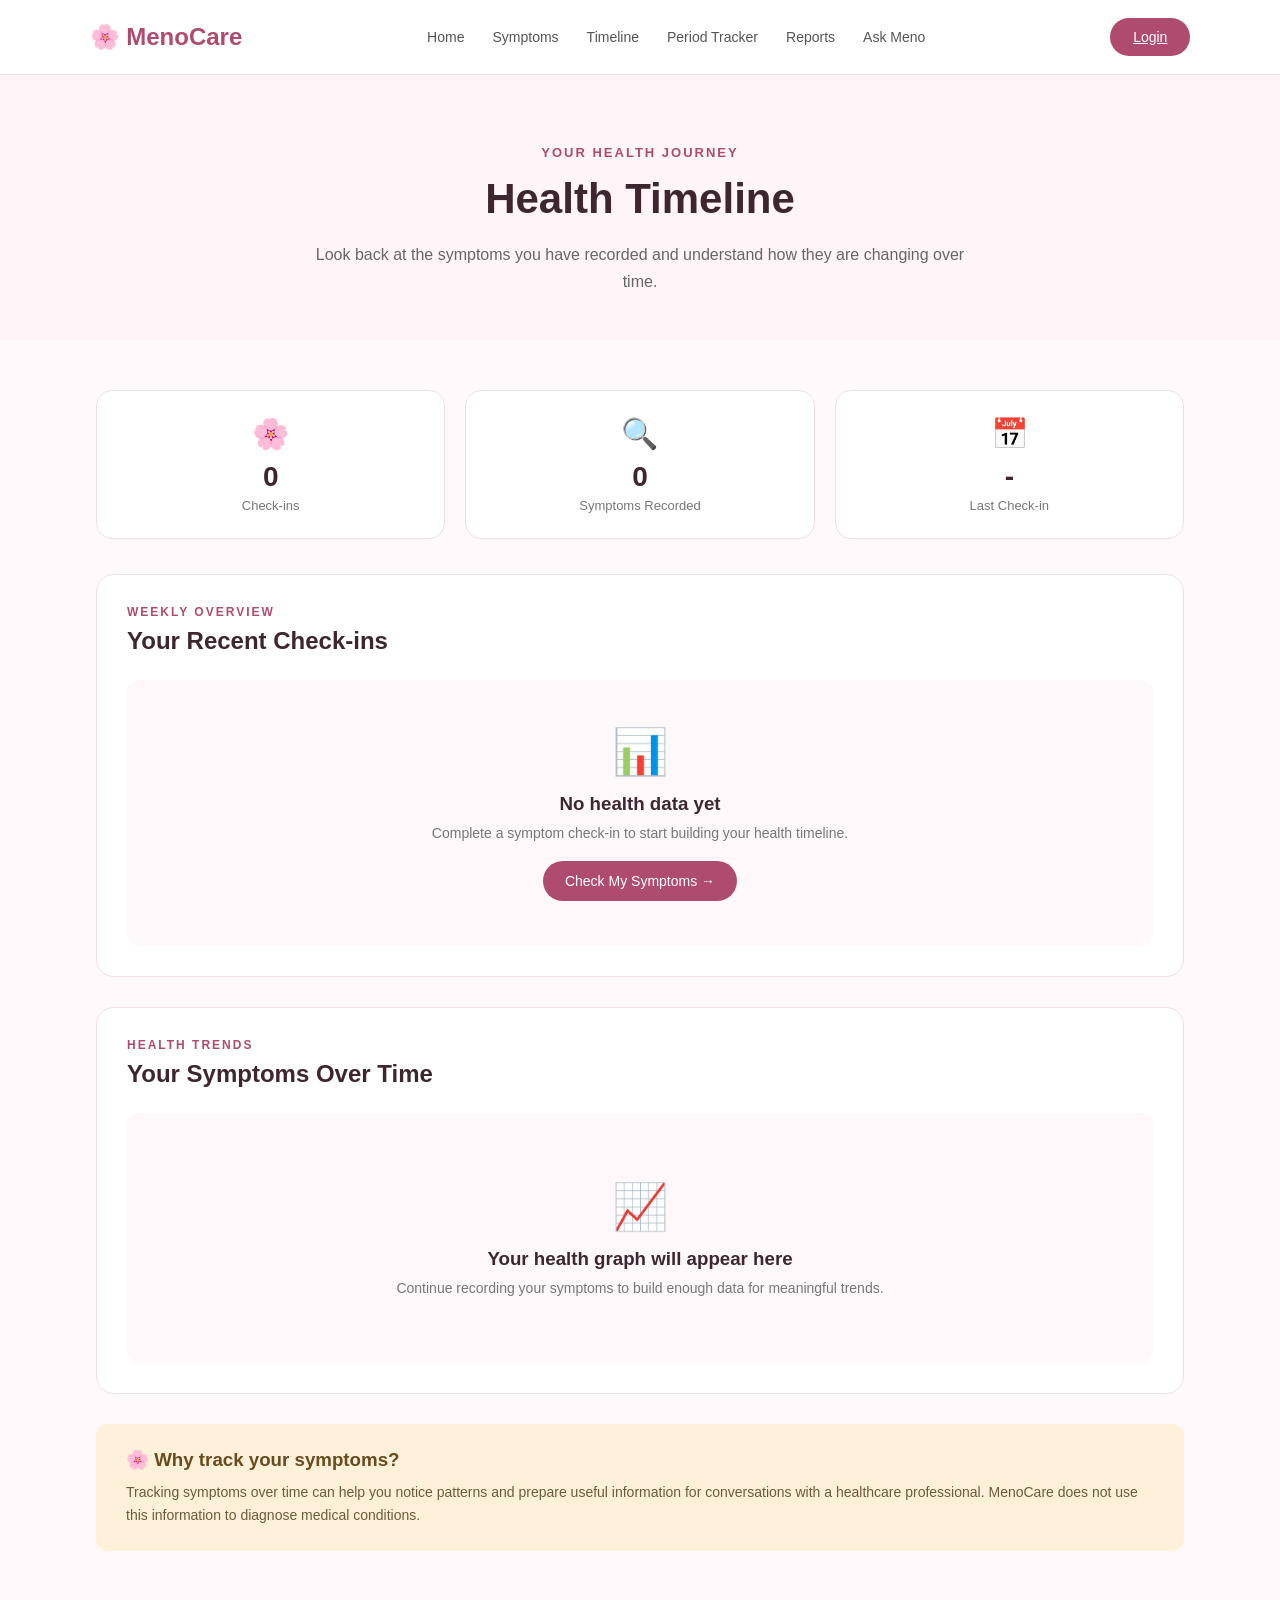
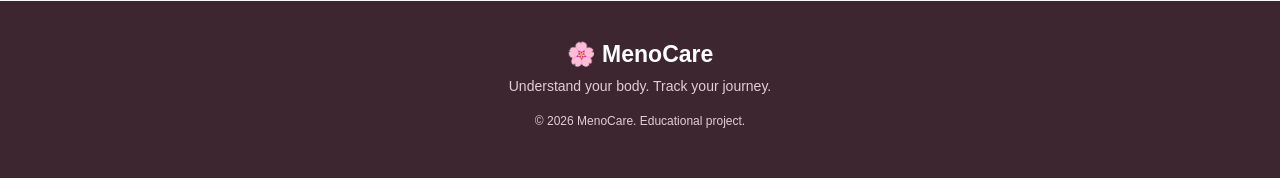
<file: timeline.html>
<!DOCTYPE html>
<html>

<head>

    <title>MenoCare - Health Timeline</title>

    <link rel="stylesheet" href="style.css">

</head>


<body>


    <!-- ==============================
         NAVIGATION BAR
         ============================== -->

   <nav>

    <div class="logo">
        🌸 MenoCare
    </div>

    <div class="nav-links">

        <a href="index.html">Home</a>

        <a href="symptoms.html">Symptoms</a>

        <a href="timeline.html">Timeline</a>

        <a href="period.html">Period Tracker</a>

        <a href="reports.html">Reports</a>

        <a href="chatbot.html">Ask Meno</a>

    </div>

   <a href="login.html" class="login-btn">
    Login
</a>

</nav>



    <!-- ==============================
         PAGE HEADER
         ============================== -->

    <section class="timeline-header">

        <p>YOUR HEALTH JOURNEY</p>

        <h1>
            Health Timeline
        </h1>

        <p>
            Look back at the symptoms you have recorded
            and understand how they are changing over time.
        </p>

    </section>



    <!-- ==============================
         TIMELINE CONTENT
         ============================== -->

    <section class="timeline-container">


        <!-- Summary Cards -->

        <div class="timeline-summary">


            <div class="summary-card">

                <div class="summary-icon">
                    🌸
                </div>

                <h3 id="totalRecords">
                    0
                </h3>

                <p>
                    Check-ins
                </p>

            </div>



            <div class="summary-card">

                <div class="summary-icon">
                    🔍
                </div>

                <h3 id="totalSymptoms">
                    0
                </h3>

                <p>
                    Symptoms Recorded
                </p>

            </div>



            <div class="summary-card">

                <div class="summary-icon">
                    📅
                </div>

                <h3 id="lastCheckIn">
                    -
                </h3>

                <p>
                    Last Check-in
                </p>

            </div>

        </div>



        <!-- Weekly Overview -->

        <div class="timeline-section">

            <div class="timeline-section-heading">

                <div>

                    <p>
                        WEEKLY OVERVIEW
                    </p>

                    <h2>
                        Your Recent Check-ins
                    </h2>

                </div>

            </div>


            <!-- Data will be added here using JavaScript -->

            <div id="timelineRecords">

            </div>


            <!-- No Data Message -->

            <div id="noTimelineData" class="no-timeline-data">

                <div class="no-data-icon">
                    📊
                </div>

                <h3>
                    No health data yet
                </h3>

                <p>
                    Complete a symptom check-in to start
                    building your health timeline.
                </p>

                <a href="symptoms.html" class="timeline-button">
                    Check My Symptoms →
                </a>

            </div>

        </div>



        <!-- Future Graph Section -->

        <div class="timeline-section">

            <div class="timeline-section-heading">

                <div>

                    <p>
                        HEALTH TRENDS
                    </p>

                    <h2>
                        Your Symptoms Over Time
                    </h2>

                </div>

            </div>


            <div class="graph-placeholder">

                <div class="graph-icon">
                    📈
                </div>

                <h3>
                    Your health graph will appear here
                </h3>

                <p>
                    Continue recording your symptoms to
                    build enough data for meaningful trends.
                </p>

            </div>

        </div>



        <!-- Information Box -->

        <div class="timeline-information">

            <h3>
                🌸 Why track your symptoms?
            </h3>

            <p>
                Tracking symptoms over time can help you
                notice patterns and prepare useful information
                for conversations with a healthcare professional.
                MenoCare does not use this information to
                diagnose medical conditions.
            </p>

        </div>


    </section>



    <!-- ==============================
         FOOTER
         ============================== -->

    <footer>

        <div class="footer-logo">
            🌸 MenoCare
        </div>

        <p>
            Understand your body. Track your journey.
        </p>

        <p class="copyright">
            © 2026 MenoCare. Educational project.
        </p>

    </footer>



    <!-- JavaScript -->

    <script src="script.js"></script>


</body>

</html>
</file>
<file: style.css>
/* =========================================
   MENOCARE - MAIN STYLESHEET
   ========================================= */


/* ---------- General Settings ---------- */

* {
    margin: 0;
    padding: 0;
    box-sizing: border-box;
}

body {
    font-family: Arial, sans-serif;
    background-color: #fff9fb;
    color: #333333;
}


/* =========================================
   NAVIGATION BAR
   ========================================= */

nav {
    height: 75px;
    width: 100%;
    display: flex;
    align-items: center;
    justify-content: space-between;
    padding: 0 7%;
    background-color: white;
    border-bottom: 1px solid #f1dfe5;
}


/* Logo */

.logo {
    font-size: 24px;
    font-weight: bold;
    color: #b04b70;
    white-space: nowrap;
}


/* Navigation Links */

.nav-links {
    display: flex;
    align-items: center;
    gap: 28px;
}

.nav-links a {
    text-decoration: none;
    color: #555555;
    font-size: 14px;
}

.nav-links a:hover {
    color: #b04b70;
}


/* Login Button */

.login-btn {
    background-color: #b04b70;
    color: white;
    border: none;
    padding: 11px 23px;
    border-radius: 25px;
    font-size: 14px;
    cursor: pointer;
}

.login-btn:hover {
    background-color: #963d5e;
}


/* =========================================
   HOMEPAGE - HERO SECTION
   ========================================= */

.hero {
    min-height: 570px;
    display: flex;
    align-items: center;
    justify-content: space-between;
    padding: 70px 10%;
    gap: 60px;
}

.hero-text {
    max-width: 650px;
}

.small-heading {
    color: #b04b70;
    font-size: 13px;
    font-weight: bold;
    letter-spacing: 2px;
    margin-bottom: 20px;
}

.hero h1 {
    font-size: 52px;
    line-height: 1.15;
    color: #3d2630;
    margin-bottom: 25px;
}

.hero h1 span {
    color: #b04b70;
}

.hero-description {
    font-size: 17px;
    line-height: 1.7;
    color: #666666;
    max-width: 580px;
    margin-bottom: 30px;
}


/* Hero Buttons */

.hero-buttons {
    display: flex;
    gap: 15px;
}

.primary-btn {
    background-color: #b04b70;
    color: white;
    border: none;
    padding: 14px 25px;
    border-radius: 25px;
    font-size: 15px;
    cursor: pointer;
}

.primary-btn:hover {
    background-color: #963d5e;
}

.secondary-btn {
    background-color: white;
    color: #b04b70;
    border: 1px solid #b04b70;
    padding: 14px 25px;
    border-radius: 25px;
    font-size: 15px;
    cursor: pointer;
}

.secondary-btn:hover {
    background-color: #fff0f5;
}


/* =========================================
   HOMEPAGE - CHECK-IN CARD
   ========================================= */

.hero-card {
    width: 350px;
    background-color: white;
    padding: 30px;
    border-radius: 20px;
    box-shadow: 0 10px 35px rgba(176, 75, 112, 0.15);
}

.card-top {
    display: flex;
    gap: 10px;
    align-items: center;
    color: #b04b70;
    font-size: 14px;
    font-weight: bold;
    margin-bottom: 25px;
}

.card-top span:first-child {
    font-size: 25px;
}

.hero-card h3 {
    font-size: 21px;
    color: #3d2630;
    margin-bottom: 25px;
}


/* Mood Options */

.mood-options {
    display: flex;
    justify-content: space-between;
    margin-bottom: 25px;
}

.mood-options div {
    text-align: center;
    font-size: 28px;
    background-color: #fff5f8;
    padding: 10px;
    border-radius: 12px;
    width: 60px;
}

.mood-options small {
    font-size: 11px;
    color: #777777;
}

.check-btn {
    width: 100%;
    padding: 13px;
    background-color: #f6dce5;
    color: #8d3655;
    border: none;
    border-radius: 10px;
    cursor: pointer;
}


/* =========================================
   HOMEPAGE - FEATURES
   ========================================= */

.features {
    padding: 80px 8%;
    background-color: white;
}

.section-heading {
    text-align: center;
    margin-bottom: 50px;
}

.section-heading p {
    color: #b04b70;
    font-size: 13px;
    font-weight: bold;
    letter-spacing: 2px;
    margin-bottom: 12px;
}

.section-heading h2 {
    font-size: 34px;
    color: #3d2630;
}

.feature-container {
    display: flex;
    justify-content: center;
    flex-wrap: wrap;
    gap: 25px;
}

.feature-card {
    width: 300px;
    min-height: 250px;
    padding: 28px;
    border: 1px solid #f0dfe5;
    border-radius: 15px;
    background-color: #fffafb;
}

.feature-card:hover {
    box-shadow: 0 8px 25px rgba(176, 75, 112, 0.12);
    transform: translateY(-4px);
    transition: 0.3s;
}

.feature-icon {
    font-size: 32px;
    margin-bottom: 18px;
}

.feature-card h3 {
    color: #3d2630;
    font-size: 20px;
    margin-bottom: 12px;
}

.feature-card p {
    color: #666666;
    line-height: 1.6;
    font-size: 14px;
    margin-bottom: 18px;
}

.feature-card a {
    text-decoration: none;
    color: #b04b70;
    font-size: 14px;
    font-weight: bold;
}


/* =========================================
   HOMEPAGE - HOW IT WORKS
   ========================================= */

.how-section {
    padding: 80px 10%;
    background-color: #fff4f7;
}

.steps {
    display: flex;
    justify-content: center;
    gap: 25px;
    flex-wrap: wrap;
}

.step {
    width: 220px;
    text-align: center;
}

.step-number {
    width: 55px;
    height: 55px;
    display: flex;
    align-items: center;
    justify-content: center;
    margin: auto;
    margin-bottom: 20px;
    border-radius: 50%;
    background-color: #b04b70;
    color: white;
    font-weight: bold;
}

.step h3 {
    color: #3d2630;
    margin-bottom: 10px;
}

.step p {
    color: #666666;
    font-size: 14px;
    line-height: 1.6;
}


/* =========================================
   DISCLAIMER
   ========================================= */

.disclaimer {
    margin: 60px auto;
    max-width: 900px;
    padding: 25px 30px;
    background-color: #fff1d9;
    border-radius: 12px;
}

.disclaimer h3 {
    color: #684b1f;
    margin-bottom: 10px;
}

.disclaimer p {
    color: #6c5a3a;
    font-size: 14px;
    line-height: 1.6;
}


/* =========================================
   FOOTER
   ========================================= */

footer {
    background-color: #3d2630;
    color: white;
    text-align: center;
    padding: 40px;
}

.footer-logo {
    font-size: 23px;
    font-weight: bold;
    margin-bottom: 10px;
}

footer p {
    color: #e8cbd4;
    font-size: 14px;
    margin-bottom: 10px;
}

.copyright {
    margin-top: 20px;
    font-size: 12px;
}


/* =========================================
   SYMPTOM PAGE - HEADER
   ========================================= */

.symptom-header {
    text-align: center;
    padding: 70px 20px 45px;
    background-color: #fff4f7;
}

.symptom-header p:first-child {
    color: #b04b70;
    font-size: 13px;
    font-weight: bold;
    letter-spacing: 2px;
    margin-bottom: 15px;
}

.symptom-header h1 {
    font-size: 42px;
    color: #3d2630;
    margin-bottom: 18px;
}

.symptom-header p:last-child {
    max-width: 700px;
    margin: auto;
    color: #666666;
    line-height: 1.7;
    font-size: 16px;
}


/* =========================================
   SYMPTOMS CONTAINER
   ========================================= */

.symptoms-container {
    width: 85%;
    max-width: 1100px;
    margin: 50px auto;
}


/* =========================================
   SYMPTOM CATEGORY CARD
   ========================================= */

.symptom-category {
    background-color: white;
    border: 1px solid #f0dfe5;
    border-radius: 18px;
    padding: 30px;
    margin-bottom: 25px;
    box-shadow: 0 5px 20px rgba(176, 75, 112, 0.05);
}


/* Category Heading */

.category-title {
    display: flex;
    align-items: center;
    gap: 18px;
    margin-bottom: 25px;
}

.category-title span {
    font-size: 38px;
}

.category-title h2 {
    color: #3d2630;
    font-size: 22px;
    margin-bottom: 5px;
}

.category-title p {
    color: #888888;
    font-size: 13px;
}


/* =========================================
   SYMPTOM OPTIONS
   ========================================= */

.symptom-list {
    display: grid;
    grid-template-columns: repeat(3, 1fr);
    gap: 12px;
}

.symptom-list label {
    display: flex;
    align-items: center;
    gap: 10px;
    padding: 13px;
    background-color: #fff8fa;
    border: 1px solid #f4e5e9;
    border-radius: 10px;
    color: #555555;
    font-size: 14px;
    cursor: pointer;
}

.symptom-list label:hover {
    background-color: #fff0f5;
    border-color: #e7b8c8;
}

.symptom-list input {
    width: 17px;
    height: 17px;
    accent-color: #b04b70;
    cursor: pointer;
}


/* =========================================
   OTHER SYMPTOM
   ========================================= */

.other-symptom {
    background-color: white;
    border: 1px solid #f0dfe5;
    border-radius: 18px;
    padding: 30px;
    margin-top: 25px;
}

.other-symptom h2 {
    color: #3d2630;
    font-size: 22px;
    margin-bottom: 8px;
}

.other-symptom p {
    color: #777777;
    font-size: 14px;
    margin-bottom: 18px;
}

.other-symptom textarea {
    width: 100%;
    height: 120px;
    padding: 15px;
    border: 1px solid #e6d5db;
    border-radius: 10px;
    resize: none;
    font-family: Arial, sans-serif;
    font-size: 14px;
    outline: none;
}

.other-symptom textarea:focus {
    border-color: #b04b70;
}


/* =========================================
   ANALYZE BUTTON
   ========================================= */

.analyze-section {
    text-align: center;
    margin: 45px 0;
}

.analyze-btn {
    background-color: #b04b70;
    color: white;
    border: none;
    padding: 16px 35px;
    border-radius: 28px;
    font-size: 16px;
    cursor: pointer;
}

.analyze-btn:hover {
    background-color: #963d5e;
}

.analyze-section p {
    margin-top: 15px;
    color: #888888;
    font-size: 12px;
}


/* =========================================
   SYMPTOM RESULT
   ========================================= */

.result-box {
    background-color: white;
    border: 2px solid #e7b8c8;
    border-radius: 18px;
    padding: 30px;
    margin-top: 35px;
    box-shadow: 0 8px 25px rgba(176, 75, 112, 0.10);
}

.result-box h2 {
    color: #3d2630;
    margin-bottom: 15px;
}

.result-box h3 {
    color: #3d2630;
    margin-top: 25px;
    margin-bottom: 12px;
}

.result-box p {
    color: #666666;
    line-height: 1.6;
    margin-bottom: 15px;
}

.result-box ul {
    padding-left: 20px;
}

.result-box li {
    color: #555555;
    margin-bottom: 7px;
}

.medical-warning {
    background-color: #fff4df;
    padding: 15px;
    border-radius: 10px;
    margin-top: 25px;
}


/* =========================================
   MOBILE RESPONSIVE DESIGN
   ========================================= */

@media (max-width: 1000px) {

    .nav-links {
        gap: 15px;
    }

    .nav-links a {
        font-size: 13px;
    }

    .hero {
        flex-direction: column;
        text-align: center;
    }

    .hero-description {
        margin-left: auto;
        margin-right: auto;
    }

    .hero-buttons {
        justify-content: center;
    }

    .hero h1 {
        font-size: 42px;
    }

    .symptom-list {
        grid-template-columns: repeat(2, 1fr);
    }
}


@media (max-width: 700px) {

    nav {
        padding: 0 4%;
    }

    .nav-links {
        display: none;
    }

    .hero {
        padding: 50px 7%;
    }

    .hero h1 {
        font-size: 36px;
    }

    .hero-card {
        width: 100%;
        max-width: 350px;
    }

    .symptom-header h1 {
        font-size: 32px;
    }

    .symptoms-container {
        width: 92%;
    }

    .symptom-category {
        padding: 20px;
    }

    .symptom-list {
        grid-template-columns: 1fr;
    }

    .category-title h2 {
        font-size: 19px;
    }
}
/* =========================================
   SYMPTOM DETAILS
   ========================================= */

.symptom-details-section {
    background-color: #fff4f7;
    border: 1px solid #f0dfe5;
    border-radius: 18px;
    padding: 30px;
    margin: 30px 0;
}

.symptom-details-section h2 {
    color: #3d2630;
    margin-bottom: 8px;
}

.symptom-details-section > p {
    color: #777777;
    font-size: 14px;
    margin-bottom: 25px;
}


/* Individual symptom */

.symptom-detail-row {
    display: flex;
    align-items: center;
    gap: 20px;
    background-color: white;
    padding: 18px;
    border-radius: 12px;
    margin-bottom: 12px;
    border: 1px solid #f0dfe5;
}

.symptom-detail-row strong {
    width: 250px;
    color: #3d2630;
}


/* Dropdown labels */

.symptom-detail-row label {
    display: flex;
    align-items: center;
    gap: 8px;
    color: #666666;
    font-size: 13px;
}


/* Dropdown */

.symptom-detail-row select {
    padding: 8px 10px;
    border: 1px solid #e0cbd2;
    border-radius: 7px;
    background-color: white;
    color: #555555;
    cursor: pointer;
}


/* Mobile */

@media (max-width: 700px) {

    .symptom-detail-row {
        flex-direction: column;
        align-items: flex-start;
    }

    .symptom-detail-row strong {
        width: 100%;
    }

}
/* =========================================
   SYMPTOM DETAILS
   ========================================= */

.symptom-details-section {
    background-color: #fff4f7;
    border: 1px solid #f0dfe5;
    border-radius: 18px;
    padding: 30px;
    margin: 30px 0;
}

.symptom-details-section h2 {
    color: #3d2630;
    margin-bottom: 8px;
}

.symptom-details-section > p {
    color: #777777;
    font-size: 14px;
    margin-bottom: 25px;
}


/* Individual symptom */

.symptom-detail-row {
    display: flex;
    align-items: center;
    gap: 20px;
    background-color: white;
    padding: 18px;
    border-radius: 12px;
    margin-bottom: 12px;
    border: 1px solid #f0dfe5;
}

.symptom-detail-row strong {
    width: 250px;
    color: #3d2630;
}


/* Dropdown labels */

.symptom-detail-row label {
    display: flex;
    align-items: center;
    gap: 8px;
    color: #666666;
    font-size: 13px;
}


/* Dropdown */

.symptom-detail-row select {
    padding: 8px 10px;
    border: 1px solid #e0cbd2;
    border-radius: 7px;
    background-color: white;
    color: #555555;
    cursor: pointer;
}


/* Mobile */

@media (max-width: 700px) {

    .symptom-detail-row {
        flex-direction: column;
        align-items: flex-start;
    }

    .symptom-detail-row strong {
        width: 100%;
    }

}
/* =========================================
   HEALTH TIMELINE
   ========================================= */

.timeline-header {
    text-align: center;
    padding: 70px 20px 45px;
    background-color: #fff4f7;
}

.timeline-header p:first-child {
    color: #b04b70;
    font-size: 13px;
    font-weight: bold;
    letter-spacing: 2px;
    margin-bottom: 15px;
}

.timeline-header h1 {
    font-size: 42px;
    color: #3d2630;
    margin-bottom: 18px;
}

.timeline-header p:last-child {
    max-width: 650px;
    margin: auto;
    color: #666666;
    line-height: 1.7;
    font-size: 16px;
}


/* Timeline Container */

.timeline-container {
    width: 85%;
    max-width: 1100px;
    margin: 50px auto;
}


/* Summary Cards */

.timeline-summary {
    display: flex;
    gap: 20px;
    margin-bottom: 35px;
}

.summary-card {
    flex: 1;
    background-color: white;
    border: 1px solid #f0dfe5;
    border-radius: 16px;
    padding: 25px;
    text-align: center;
}

.summary-icon {
    font-size: 30px;
    margin-bottom: 10px;
}

.summary-card h3 {
    font-size: 28px;
    color: #3d2630;
    margin-bottom: 5px;
}

.summary-card p {
    color: #777777;
    font-size: 13px;
}


/* Timeline Section */

.timeline-section {
    background-color: white;
    border: 1px solid #f0dfe5;
    border-radius: 18px;
    padding: 30px;
    margin-bottom: 30px;
}

.timeline-section-heading {
    margin-bottom: 25px;
}

.timeline-section-heading p {
    color: #b04b70;
    font-size: 12px;
    font-weight: bold;
    letter-spacing: 2px;
    margin-bottom: 8px;
}

.timeline-section-heading h2 {
    color: #3d2630;
    font-size: 24px;
}


/* Individual Timeline Record */

.timeline-record {
    border-left: 4px solid #b04b70;
    background-color: #fff8fa;
    padding: 20px;
    margin-bottom: 20px;
    border-radius: 0 12px 12px 0;
}

.timeline-record-date {
    color: #b04b70;
    font-size: 13px;
    font-weight: bold;
    margin-bottom: 12px;
}

.timeline-record h3 {
    color: #3d2630;
    margin-bottom: 15px;
}

.timeline-symptom {
    display: inline-block;
    background-color: white;
    border: 1px solid #f0dfe5;
    padding: 8px 12px;
    border-radius: 20px;
    margin: 4px;
    color: #555555;
    font-size: 13px;
}


/* No Data */

.no-timeline-data {
    text-align: center;
    padding: 45px 20px;
    background-color: #fff8fa;
    border-radius: 12px;
}

.no-data-icon {
    font-size: 45px;
    margin-bottom: 15px;
}

.no-timeline-data h3 {
    color: #3d2630;
    margin-bottom: 10px;
}

.no-timeline-data p {
    color: #777777;
    margin-bottom: 20px;
    font-size: 14px;
}


/* Timeline Button */

.timeline-button {
    display: inline-block;
    background-color: #b04b70;
    color: white;
    text-decoration: none;
    padding: 12px 22px;
    border-radius: 25px;
    font-size: 14px;
}

.timeline-button:hover {
    background-color: #963d5e;
}


/* Graph Placeholder */

.graph-placeholder {
    min-height: 250px;
    display: flex;
    flex-direction: column;
    align-items: center;
    justify-content: center;
    background-color: #fff8fa;
    border-radius: 12px;
    text-align: center;
}

.graph-icon {
    font-size: 45px;
    margin-bottom: 15px;
}

.graph-placeholder h3 {
    color: #3d2630;
    margin-bottom: 10px;
}

.graph-placeholder p {
    color: #777777;
    font-size: 14px;
}


/* Information */

.timeline-information {
    background-color: #fff1d9;
    border-radius: 12px;
    padding: 25px 30px;
    margin-bottom: 50px;
}

.timeline-information h3 {
    color: #684b1f;
    margin-bottom: 10px;
}

.timeline-information p {
    color: #6c5a3a;
    font-size: 14px;
    line-height: 1.6;
}


/* Timeline Mobile */

@media (max-width: 700px) {

    .timeline-container {
        width: 92%;
    }

    .timeline-header h1 {
        font-size: 32px;
    }

    .timeline-summary {
        flex-direction: column;
    }

    .timeline-section {
        padding: 20px;
    }

}
/* =========================================
   PERIOD TRACKER
   ========================================= */

.period-header {
    text-align: center;
    padding: 70px 20px 45px;
    background-color: #fff4f7;
}

.period-header p:first-child {
    color: #b04b70;
    font-size: 13px;
    font-weight: bold;
    letter-spacing: 2px;
    margin-bottom: 15px;
}

.period-header h1 {
    font-size: 42px;
    color: #3d2630;
    margin-bottom: 18px;
}

.period-header p:last-child {
    max-width: 650px;
    margin: auto;
    color: #666666;
    line-height: 1.7;
    font-size: 16px;
}


/* Main Container */

.period-container {
    width: 85%;
    max-width: 1100px;
    margin: 50px auto;
}


/* Period Card */

.period-card {
    background-color: white;
    border: 1px solid #f0dfe5;
    border-radius: 18px;
    padding: 30px;
    margin-bottom: 30px;
    box-shadow: 0 5px 20px rgba(176, 75, 112, 0.05);
}


/* Heading */

.period-card-heading {
    display: flex;
    justify-content: space-between;
    align-items: center;
    margin-bottom: 30px;
}

.period-card-heading p {
    color: #b04b70;
    font-size: 12px;
    font-weight: bold;
    letter-spacing: 2px;
    margin-bottom: 8px;
}

.period-card-heading h2 {
    color: #3d2630;
    font-size: 25px;
}

.period-icon {
    font-size: 42px;
}


/* Form */

.period-form {
    display: grid;
    grid-template-columns: repeat(3, 1fr);
    gap: 20px;
}

.form-group {
    display: flex;
    flex-direction: column;
}

.form-group label {
    color: #555555;
    font-size: 13px;
    margin-bottom: 8px;
}

.form-group input,
.form-group select {
    padding: 12px;
    border: 1px solid #e0cbd2;
    border-radius: 9px;
    background-color: white;
    font-size: 14px;
    color: #555555;
}


/* Period Symptoms */

.period-symptoms {
    margin-top: 30px;
}

.period-symptoms h3 {
    color: #3d2630;
    font-size: 17px;
    margin-bottom: 15px;
}

.period-symptom-options {
    display: flex;
    flex-wrap: wrap;
    gap: 10px;
}

.period-symptom-options label {
    background-color: #fff8fa;
    border: 1px solid #f0dfe5;
    padding: 10px 15px;
    border-radius: 20px;
    font-size: 13px;
    color: #555555;
    cursor: pointer;
}

.period-symptom-options label:hover {
    background-color: #fff0f5;
}

.period-symptom-options input {
    accent-color: #b04b70;
    margin-right: 5px;
}


/* Save Button */

.save-period-btn {
    margin-top: 30px;
    background-color: #b04b70;
    color: white;
    border: none;
    padding: 14px 25px;
    border-radius: 25px;
    font-size: 14px;
    cursor: pointer;
}

.save-period-btn:hover {
    background-color: #963d5e;
}

.period-note {
    color: #999999;
    font-size: 11px;
    margin-top: 12px;
}


/* Summary */

.period-summary {
    display: flex;
    gap: 20px;
    margin-bottom: 30px;
}

.period-summary-card {
    flex: 1;
    background-color: white;
    border: 1px solid #f0dfe5;
    border-radius: 16px;
    padding: 25px;
    text-align: center;
}

.period-summary-card div {
    font-size: 28px;
    margin-bottom: 8px;
}

.period-summary-card h3 {
    color: #3d2630;
    font-size: 24px;
    margin-bottom: 5px;
}

.period-summary-card p {
    color: #777777;
    font-size: 13px;
}


/* History */

.period-history {
    background-color: white;
    border: 1px solid #f0dfe5;
    border-radius: 18px;
    padding: 30px;
    margin-bottom: 30px;
}

.period-section-heading {
    margin-bottom: 25px;
}

.period-section-heading p {
    color: #b04b70;
    font-size: 12px;
    font-weight: bold;
    letter-spacing: 2px;
    margin-bottom: 8px;
}

.period-section-heading h2 {
    color: #3d2630;
    font-size: 24px;
}


/* Period Record */

.period-record {
    background-color: #fff8fa;
    border-left: 4px solid #b04b70;
    border-radius: 0 12px 12px 0;
    padding: 20px;
    margin-bottom: 15px;
}

.period-record-date {
    color: #b04b70;
    font-weight: bold;
    font-size: 14px;
    margin-bottom: 10px;
}

.period-record-details {
    display: flex;
    flex-wrap: wrap;
    gap: 10px;
}

.period-detail {
    background-color: white;
    border: 1px solid #f0dfe5;
    padding: 7px 12px;
    border-radius: 15px;
    color: #555555;
    font-size: 12px;
}


/* No Data */

.no-period-data {
    text-align: center;
    background-color: #fff8fa;
    border-radius: 12px;
    padding: 40px 20px;
}

.no-period-data div {
    font-size: 40px;
    margin-bottom: 12px;
}

.no-period-data h3 {
    color: #3d2630;
    margin-bottom: 8px;
}

.no-period-data p {
    color: #777777;
    font-size: 14px;
}


/* Information */

.period-information {
    background-color: #fff1d9;
    border-radius: 12px;
    padding: 25px 30px;
    margin-bottom: 50px;
}

.period-information h3 {
    color: #684b1f;
    margin-bottom: 10px;
}

.period-information p {
    color: #6c5a3a;
    font-size: 14px;
    line-height: 1.6;
    margin-bottom: 8px;
}


/* Mobile */

@media (max-width: 700px) {

    .period-container {
        width: 92%;
    }

    .period-header h1 {
        font-size: 32px;
    }

    .period-form {
        grid-template-columns: 1fr;
    }

    .period-summary {
        flex-direction: column;
    }

    .period-card {
        padding: 20px;
    }

}
/* =========================================
   MEDICAL REPORTS
   ========================================= */

.reports-header {
    text-align: center;
    padding: 70px 20px 45px;
    background-color: #fff4f7;
}

.reports-header p:first-child {
    color: #b04b70;
    font-size: 13px;
    font-weight: bold;
    letter-spacing: 2px;
    margin-bottom: 15px;
}

.reports-header h1 {
    font-size: 42px;
    color: #3d2630;
    margin-bottom: 18px;
}

.reports-header p:last-child {
    max-width: 700px;
    margin: auto;
    color: #666666;
    line-height: 1.7;
    font-size: 16px;
}


/* Main Container */

.reports-container {
    width: 85%;
    max-width: 1000px;
    margin: 50px auto;
}


/* Upload Card */

.report-upload-card {
    background-color: white;
    border: 1px solid #f0dfe5;
    border-radius: 18px;
    padding: 40px;
    text-align: center;
    box-shadow: 0 5px 20px rgba(176, 75, 112, 0.05);
}

.report-upload-icon {
    font-size: 50px;
    margin-bottom: 15px;
}

.report-upload-card h2 {
    color: #3d2630;
    margin-bottom: 10px;
}

.report-upload-card > p {
    color: #777777;
    font-size: 14px;
    line-height: 1.6;
}


/* Upload Area */

.upload-area {
    margin: 30px auto 10px;
    max-width: 550px;
}

.upload-label {
    min-height: 170px;
    border: 2px dashed #d9a9b9;
    border-radius: 15px;
    background-color: #fff8fa;
    display: flex;
    flex-direction: column;
    align-items: center;
    justify-content: center;
    cursor: pointer;
}

.upload-label:hover {
    background-color: #fff0f5;
    border-color: #b04b70;
}

.upload-label span {
    font-size: 35px;
    margin-bottom: 10px;
}

.upload-label strong {
    color: #3d2630;
    margin-bottom: 6px;
}

.upload-label small {
    color: #888888;
}


/* Hide actual file input */

#reportFile {
    display: none;
}


/* Selected File */

.selected-file {
    margin-top: 12px;
    color: #b04b70 !important;
    font-weight: bold;
}


/* Analyze Button */

.analyze-report-btn {
    margin-top: 20px;
    background-color: #b04b70;
    color: white;
    border: none;
    padding: 14px 28px;
    border-radius: 25px;
    font-size: 14px;
    cursor: pointer;
}

.analyze-report-btn:hover {
    background-color: #963d5e;
}


/* Disclaimer */

.report-disclaimer {
    margin-top: 15px;
    color: #999999 !important;
    font-size: 11px !important;
}


/* Report Result */

.report-result {
    background-color: white;
    border: 1px solid #f0dfe5;
    border-radius: 18px;
    padding: 30px;
    margin-top: 30px;
}

.report-result-heading {
    display: flex;
    align-items: center;
    gap: 15px;
    margin-bottom: 25px;
}

.report-result-heading > span {
    font-size: 35px;
}

.report-result-heading p {
    color: #b04b70;
    font-size: 12px;
    font-weight: bold;
    letter-spacing: 2px;
    margin-bottom: 6px;
}

.report-result-heading h2 {
    color: #3d2630;
    font-size: 24px;
}

.report-summary-content {
    background-color: #fff8fa;
    border-radius: 12px;
    padding: 22px;
}

.report-summary-content p {
    color: #666666;
    line-height: 1.7;
    font-size: 14px;
}


/* Warning */

.report-warning {
    background-color: #fff1d9;
    border-radius: 12px;
    padding: 25px 30px;
    margin-top: 25px;
}

.report-warning h3 {
    color: #684b1f;
    margin-bottom: 10px;
}

.report-warning p {
    color: #6c5a3a;
    font-size: 14px;
    line-height: 1.6;
}


/* Saved Reports */

.saved-reports {
    background-color: white;
    border: 1px solid #f0dfe5;
    border-radius: 18px;
    padding: 30px;
    margin-top: 30px;
}

.reports-section-heading {
    margin-bottom: 25px;
}

.reports-section-heading p {
    color: #b04b70;
    font-size: 12px;
    font-weight: bold;
    letter-spacing: 2px;
    margin-bottom: 8px;
}

.reports-section-heading h2 {
    color: #3d2630;
    font-size: 24px;
}


/* Report Record */

.saved-report {
    background-color: #fff8fa;
    border-left: 4px solid #b04b70;
    border-radius: 0 12px 12px 0;
    padding: 18px;
    margin-bottom: 15px;
}

.saved-report-name {
    color: #3d2630;
    font-weight: bold;
    margin-bottom: 7px;
}

.saved-report-date {
    color: #888888;
    font-size: 12px;
}


/* No Reports */

.no-reports {
    text-align: center;
    background-color: #fff8fa;
    border-radius: 12px;
    padding: 40px 20px;
}

.no-reports div {
    font-size: 40px;
    margin-bottom: 12px;
}

.no-reports h3 {
    color: #3d2630;
    margin-bottom: 8px;
}

.no-reports p {
    color: #777777;
    font-size: 14px;
}


/* Privacy */

.report-information {
    background-color: #f5f1f3;
    border-radius: 12px;
    padding: 25px 30px;
    margin: 30px 0 50px;
}

.report-information h3 {
    color: #3d2630;
    margin-bottom: 10px;
}

.report-information p {
    color: #666666;
    font-size: 14px;
    line-height: 1.6;
}


/* Mobile */

@media (max-width: 700px) {

    .reports-container {
        width: 92%;
    }

    .reports-header h1 {
        font-size: 32px;
    }

    .report-upload-card {
        padding: 25px 20px;
    }

}
/* =========================================
   ASK MENO CHATBOT
   ========================================= */

.chatbot-header {
    text-align: center;
    padding: 70px 20px 45px;
    background-color: #fff4f7;
}

.chatbot-header p:first-child {
    color: #b04b70;
    font-size: 13px;
    font-weight: bold;
    letter-spacing: 2px;
    margin-bottom: 15px;
}

.chatbot-header h1 {
    font-size: 42px;
    color: #3d2630;
    margin-bottom: 18px;
}

.chatbot-header p:last-child {
    max-width: 650px;
    margin: auto;
    color: #666666;
    line-height: 1.7;
    font-size: 16px;
}


/* Chat Container */

.chat-container {
    width: 85%;
    max-width: 850px;
    margin: 50px auto;
}


/* Chat Card */

.chat-card {
    background-color: white;
    border: 1px solid #f0dfe5;
    border-radius: 20px;
    overflow: hidden;
    box-shadow: 0 5px 25px rgba(176, 75, 112, 0.08);
}


/* Chat Header */

.chat-card-header {
    display: flex;
    align-items: center;
    gap: 15px;
    padding: 22px 25px;
    background-color: #fff4f7;
    border-bottom: 1px solid #f0dfe5;
}

.meno-avatar {
    width: 50px;
    height: 50px;
    border-radius: 50%;
    background-color: white;
    display: flex;
    align-items: center;
    justify-content: center;
    font-size: 25px;
}

.chat-card-header h2 {
    color: #3d2630;
    margin-bottom: 3px;
}

.chat-card-header p {
    color: #888888;
    font-size: 12px;
}


/* Messages */

.chat-messages {
    min-height: 400px;
    max-height: 500px;
    overflow-y: auto;
    padding: 25px;
}


/* Bot Message */

.bot-message {
    display: flex;
    align-items: flex-start;
    gap: 10px;
    margin-bottom: 20px;
}

.message-icon {
    width: 35px;
    height: 35px;
    border-radius: 50%;
    background-color: #fff1f5;
    display: flex;
    align-items: center;
    justify-content: center;
    flex-shrink: 0;
}

.message-content {
    background-color: #fff4f7;
    border-radius: 0 15px 15px 15px;
    padding: 14px 17px;
    max-width: 75%;
}

.message-content p {
    color: #555555;
    font-size: 14px;
    line-height: 1.6;
    margin-bottom: 8px;
}

.message-content p:last-child {
    margin-bottom: 0;
}


/* User Message */

.user-message {
    display: flex;
    justify-content: flex-end;
    margin-bottom: 20px;
}

.user-message-content {
    background-color: #b04b70;
    color: white;
    padding: 12px 17px;
    border-radius: 15px 0 15px 15px;
    max-width: 75%;
    font-size: 14px;
    line-height: 1.5;
}


/* Suggested Questions */

.suggested-questions {
    padding: 20px 25px;
    border-top: 1px solid #f0dfe5;
}

.suggested-questions p {
    color: #777777;
    font-size: 12px;
    margin-bottom: 10px;
}

.suggested-questions button {
    background-color: #fff8fa;
    border: 1px solid #e5cdd5;
    color: #8f3d5b;
    padding: 8px 13px;
    border-radius: 20px;
    margin: 4px;
    cursor: pointer;
    font-size: 12px;
}

.suggested-questions button:hover {
    background-color: #fff0f5;
}


/* Input */

.chat-input-area {
    display: flex;
    gap: 10px;
    padding: 20px 25px;
    border-top: 1px solid #f0dfe5;
}

.chat-input-area input {
    flex: 1;
    padding: 13px 16px;
    border: 1px solid #dfcbd2;
    border-radius: 25px;
    outline: none;
    font-size: 14px;
}

.chat-input-area input:focus {
    border-color: #b04b70;
}

.chat-input-area button {
    background-color: #b04b70;
    color: white;
    border: none;
    padding: 12px 22px;
    border-radius: 25px;
    cursor: pointer;
}

.chat-input-area button:hover {
    background-color: #963d5e;
}


/* Disclaimer */

.chat-disclaimer {
    background-color: #fff1d9;
    border-radius: 12px;
    padding: 22px 25px;
    margin-top: 25px;
    margin-bottom: 50px;
}

.chat-disclaimer h3 {
    color: #684b1f;
    margin-bottom: 8px;
}

.chat-disclaimer p {
    color: #6c5a3a;
    font-size: 13px;
    line-height: 1.6;
}


/* Mobile */

@media (max-width: 700px) {

    .chat-container {
        width: 92%;
    }

    .chatbot-header h1 {
        font-size: 32px;
    }

    .chat-input-area {
        padding: 15px;
    }

    .chat-input-area button {
        padding: 10px 15px;
    }

    .message-content,
    .user-message-content {
        max-width: 85%;
    }

}
/* =========================================
   HOME DASHBOARD
   ========================================= */

.home-dashboard {
    width: 85%;
    max-width: 1100px;
    margin: 60px auto;
}

.dashboard-heading {
    text-align: center;
    margin-bottom: 30px;
}

.dashboard-heading p {
    color: #b04b70;
    font-size: 12px;
    font-weight: bold;
    letter-spacing: 2px;
    margin-bottom: 8px;
}

.dashboard-heading h2 {
    color: #3d2630;
    font-size: 30px;
    margin-bottom: 10px;
}

.dashboard-heading span {
    color: #777777;
    font-size: 14px;
}


/* Dashboard Cards */

.dashboard-cards {
    display: grid;
    grid-template-columns: repeat(4, 1fr);
    gap: 18px;
}

.dashboard-card {
    background-color: white;
    border: 1px solid #f0dfe5;
    border-radius: 16px;
    padding: 25px 15px;
    text-align: center;
}

.dashboard-icon {
    font-size: 28px;
    margin-bottom: 10px;
}

.dashboard-card h3 {
    color: #3d2630;
    font-size: 25px;
    margin-bottom: 5px;
}

.dashboard-card p {
    color: #777777;
    font-size: 12px;
}


/* Dashboard Message */

.dashboard-message {
    margin-top: 20px;
    padding: 18px 22px;
    background-color: #fff4f7;
    border-radius: 12px;
    text-align: center;
    color: #7a5260;
    font-size: 13px;
    line-height: 1.6;
}


/* Mobile */

@media (max-width: 700px) {

    .home-dashboard {
        width: 92%;
    }

    .dashboard-cards {
        grid-template-columns: repeat(2, 1fr);
    }

}

@media (max-width: 450px) {

    .dashboard-cards {
        grid-template-columns: 1fr;
    }

}
/* =========================================
   LOGIN PAGE
   ========================================= */

.login-container {
    min-height: 75vh;
    display: flex;
    justify-content: center;
    align-items: center;
    background-color: #fff8fa;
    padding: 50px 20px;
}

.login-card {
    width: 400px;
    max-width: 100%;
    background-color: white;
    border: 1px solid #f0dfe5;
    border-radius: 18px;
    padding: 35px;
    text-align: center;
    box-shadow: 0 5px 25px rgba(176, 75, 112, 0.08);
}

.login-icon {
    font-size: 40px;
    margin-bottom: 10px;
}

.login-card h1 {
    color: #3d2630;
    margin-bottom: 10px;
}

.login-card > p {
    color: #777777;
    font-size: 13px;
    line-height: 1.6;
    margin-bottom: 25px;
}

.login-card h2 {
    color: #3d2630;
    font-size: 18px;
    margin: 20px 0 12px;
}

.login-card input {
    width: 100%;
    box-sizing: border-box;
    padding: 12px 14px;
    margin-bottom: 12px;
    border: 1px solid #dfcbd2;
    border-radius: 8px;
    outline: none;
    font-size: 14px;
}

.login-card input:focus {
    border-color: #b04b70;
}

.login-main-btn {
    width: 100%;
    padding: 13px;
    border: none;
    border-radius: 25px;
    background-color: #b04b70;
    color: white;
    cursor: pointer;
    font-size: 14px;
    margin-top: 5px;
}

.login-main-btn:hover {
    background-color: #963d5e;
}

.login-card hr {
    border: none;
    border-top: 1px solid #f0dfe5;
    margin: 30px 0;
}

.login-message {
    margin-top: 15px;
    color: #b04b70;
    font-size: 13px;
}
</file>
